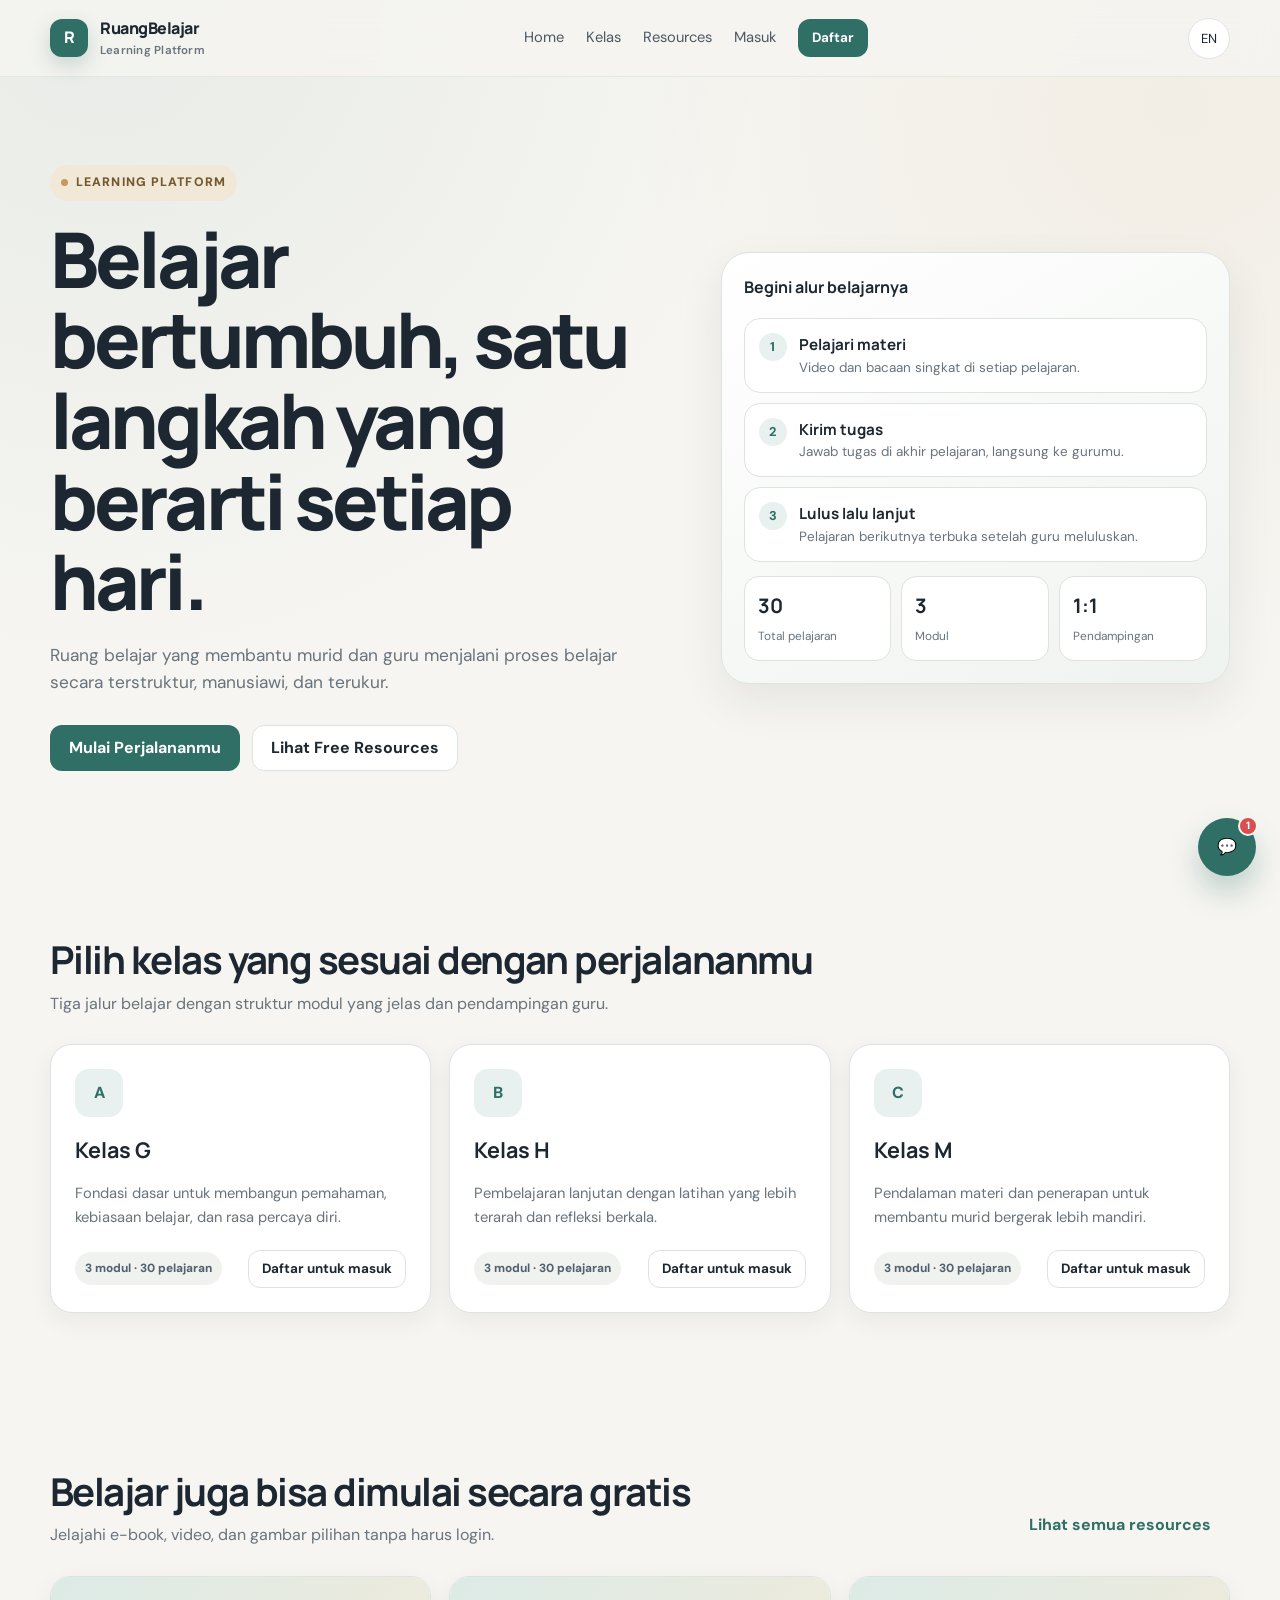
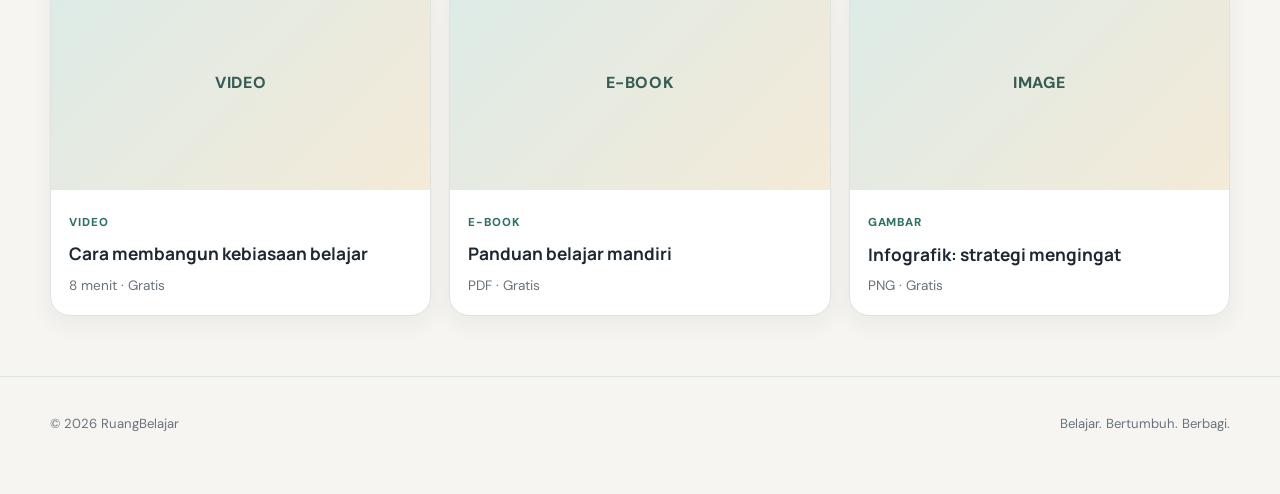
<file: index.html>
<!doctype html>
<html lang="id">
<head>
<meta charset="utf-8">
<meta name="viewport" content="width=device-width,initial-scale=1">
<title>RuangBelajar — Learning Platform</title>
<meta name="theme-color" content="#2f6f66"><link rel="icon" href="data:image/svg+xml,%3Csvg xmlns='http://www.w3.org/2000/svg' viewBox='0 0 64 64'%3E%3Crect width='64' height='64' rx='16' fill='%232f6f66'/%3E%3Ctext x='32' y='45' font-size='38' font-family='sans-serif' font-weight='800' text-anchor='middle' fill='white'%3ER%3C/text%3E%3C/svg%3E"><link rel="preconnect" href="https://fonts.googleapis.com"><link rel="preconnect" href="https://fonts.gstatic.com" crossorigin><link rel="stylesheet" href="https://fonts.googleapis.com/css2?family=DM+Sans:wght@400;500;600;700&family=Manrope:wght@600;700;800&display=swap"><link rel="stylesheet" href="assets/style.css">
</head>
<body>
<header class="navbar-shell">
<div class="container navbar">
    <a class="brand" href="index.html">
        <span class="brand-mark">R</span>
        <span>RuangBelajar<small>Learning Platform</small></span>
    </a>
    <nav class="nav-links">
        <a href="index.html" data-i18n="nav_home">Home</a>
        <a href="#classes" data-i18n="nav_classes">Kelas</a>
        <a href="resources.html" data-i18n="nav_resources">Resources</a>
        <a href="login.html" data-i18n="nav_login" data-auth="guest">Masuk</a>
        <a href="register.html" class="btn btn-primary btn-small" data-i18n="nav_register" data-auth="guest">Daftar</a>
        <a href="profile-student.html" data-i18n="nav_profile" data-auth="member" data-profile-link hidden>Profil</a>
        <button type="button" class="btn btn-secondary btn-small" data-i18n="nav_logout" data-auth="member" data-logout hidden>Keluar</button>
    </nav>
    <div class="nav-actions">
        <button class="lang-toggle" data-lang-toggle>EN</button>
        <button class="mobile-toggle" aria-label="Buka menu">☰</button>
    </div>
</div>
</header>

<main>
<section class="hero">
<div class="container hero-grid">
    <div>
        <span class="eyebrow" data-i18n="hero_badge">Learning Platform</span>
        <h1 data-i18n="hero_title">Belajar bertumbuh, satu langkah yang berarti setiap hari.</h1>
        <p data-i18n="hero_desc">Ruang belajar yang membantu murid dan guru menjalani proses belajar secara terstruktur, manusiawi, dan terukur.</p>
        <div class="hero-actions">
            <a href="#classes" id="ctaPrimary" class="btn btn-primary" data-i18n="cta_start">Mulai Perjalananmu</a>
            <a href="resources.html" class="btn btn-secondary" data-i18n="cta_free">Lihat Free Resources</a>
        </div>
    </div>
    <div class="hero-panel" id="heroPanel">
        <div class="hero-panel-top">
            <strong data-i18n="panel_guest_title">Begini alur belajarnya</strong>
        </div>
        <ol class="flow-steps">
            <li><span class="flow-num">1</span><div><strong data-i18n="flow1_t">Pelajari materi</strong><span class="flow-desc" data-i18n="flow1_d">Video dan bacaan singkat di setiap pelajaran.</span></div></li>
            <li><span class="flow-num">2</span><div><strong data-i18n="flow2_t">Kirim tugas</strong><span class="flow-desc" data-i18n="flow2_d">Jawab tugas di akhir pelajaran, langsung ke gurumu.</span></div></li>
            <li><span class="flow-num">3</span><div><strong data-i18n="flow3_t">Lulus lalu lanjut</strong><span class="flow-desc" data-i18n="flow3_d">Pelajaran berikutnya terbuka setelah guru meluluskan.</span></div></li>
        </ol>
        <div class="mini-stats">
            <div class="mini-stat"><strong>30</strong><span data-i18n="stat_total">Total pelajaran</span></div>
            <div class="mini-stat"><strong>3</strong><span data-i18n="stat_modules">Modul</span></div>
            <div class="mini-stat"><strong>1:1</strong><span data-i18n="stat_guidance">Pendampingan</span></div>
        </div>
    </div>
</div>
</section>

<section class="section" id="classes">
<div class="container">
    <div class="section-head">
        <div>
            <h2 data-i18n="classes_title">Pilih kelas yang sesuai dengan perjalananmu</h2>
            <p data-i18n="classes_desc">Tiga jalur belajar dengan struktur modul yang jelas dan pendampingan guru.</p>
        </div>
    </div>

    <div class="card-grid-3">
        <article class="class-card">
            <div class="class-icon">A</div>
            <h3>Kelas G</h3>
            <p>Fondasi dasar untuk membangun pemahaman, kebiasaan belajar, dan rasa percaya diri.</p>
            <div class="card-footer"><span class="tag">3 modul · 30 pelajaran</span><a href="register.html" class="btn btn-secondary btn-small" data-member-href="class-g.html" data-i18n="class_join">Daftar untuk masuk</a></div>
        </article>
        <article class="class-card">
            <div class="class-icon">B</div>
            <h3>Kelas H</h3>
            <p>Pembelajaran lanjutan dengan latihan yang lebih terarah dan refleksi berkala.</p>
            <div class="card-footer"><span class="tag">3 modul · 30 pelajaran</span><a href="register.html" class="btn btn-secondary btn-small" data-member-href="class-h.html" data-i18n="class_join">Daftar untuk masuk</a></div>
        </article>
        <article class="class-card">
            <div class="class-icon">C</div>
            <h3>Kelas M</h3>
            <p>Pendalaman materi dan penerapan untuk membantu murid bergerak lebih mandiri.</p>
            <div class="card-footer"><span class="tag">3 modul · 30 pelajaran</span><a href="register.html" class="btn btn-secondary btn-small" data-member-href="class-m.html" data-i18n="class_join">Daftar untuk masuk</a></div>
        </article>
    </div>
</div>
</section>

<section class="section-sm">
<div class="container">
    <div class="section-head">
        <div>
            <h2 data-i18n="free_title">Belajar juga bisa dimulai secara gratis</h2>
            <p data-i18n="free_desc">Jelajahi e-book, video, dan gambar pilihan tanpa harus login.</p>
        </div>
        <a href="resources.html" class="btn btn-ghost" data-i18n="see_more">Lihat semua resources</a>
    </div>
    <div class="card-grid-3">
        <article class="resource-card">
            <div class="resource-thumb">VIDEO</div>
            <div class="resource-body"><span class="resource-type">Video</span><h3>Cara membangun kebiasaan belajar</h3><p>8 menit · Gratis</p></div>
        </article>
        <article class="resource-card">
            <div class="resource-thumb">E-BOOK</div>
            <div class="resource-body"><span class="resource-type">E-book</span><h3>Panduan belajar mandiri</h3><p>PDF · Gratis</p></div>
        </article>
        <article class="resource-card">
            <div class="resource-thumb">IMAGE</div>
            <div class="resource-body"><span class="resource-type">Gambar</span><h3>Infografik: strategi mengingat</h3><p>PNG · Gratis</p></div>
        </article>
    </div>
</div>
</section>
</main>

<footer class="footer">
<div class="container footer-inner">
    <span>© 2026 RuangBelajar</span>
    <span>Belajar. Bertumbuh. Berbagi.</span>
</div>
</footer>

<button class="chat-fab" aria-label="Buka chat">💬<span class="chat-badge">1</span></button>
<div class="chat-panel hidden">
    <div class="chat-head"><strong>Chat Guru</strong><button class="close-btn chat-close">×</button></div>
    <div class="chat-body"></div>
    <form class="chat-input" id="chatForm"><input placeholder="Tulis pesan..."><button>➤</button></form>
</div>

<script src="assets/app.js"></script>
</body>
</html>
</file>
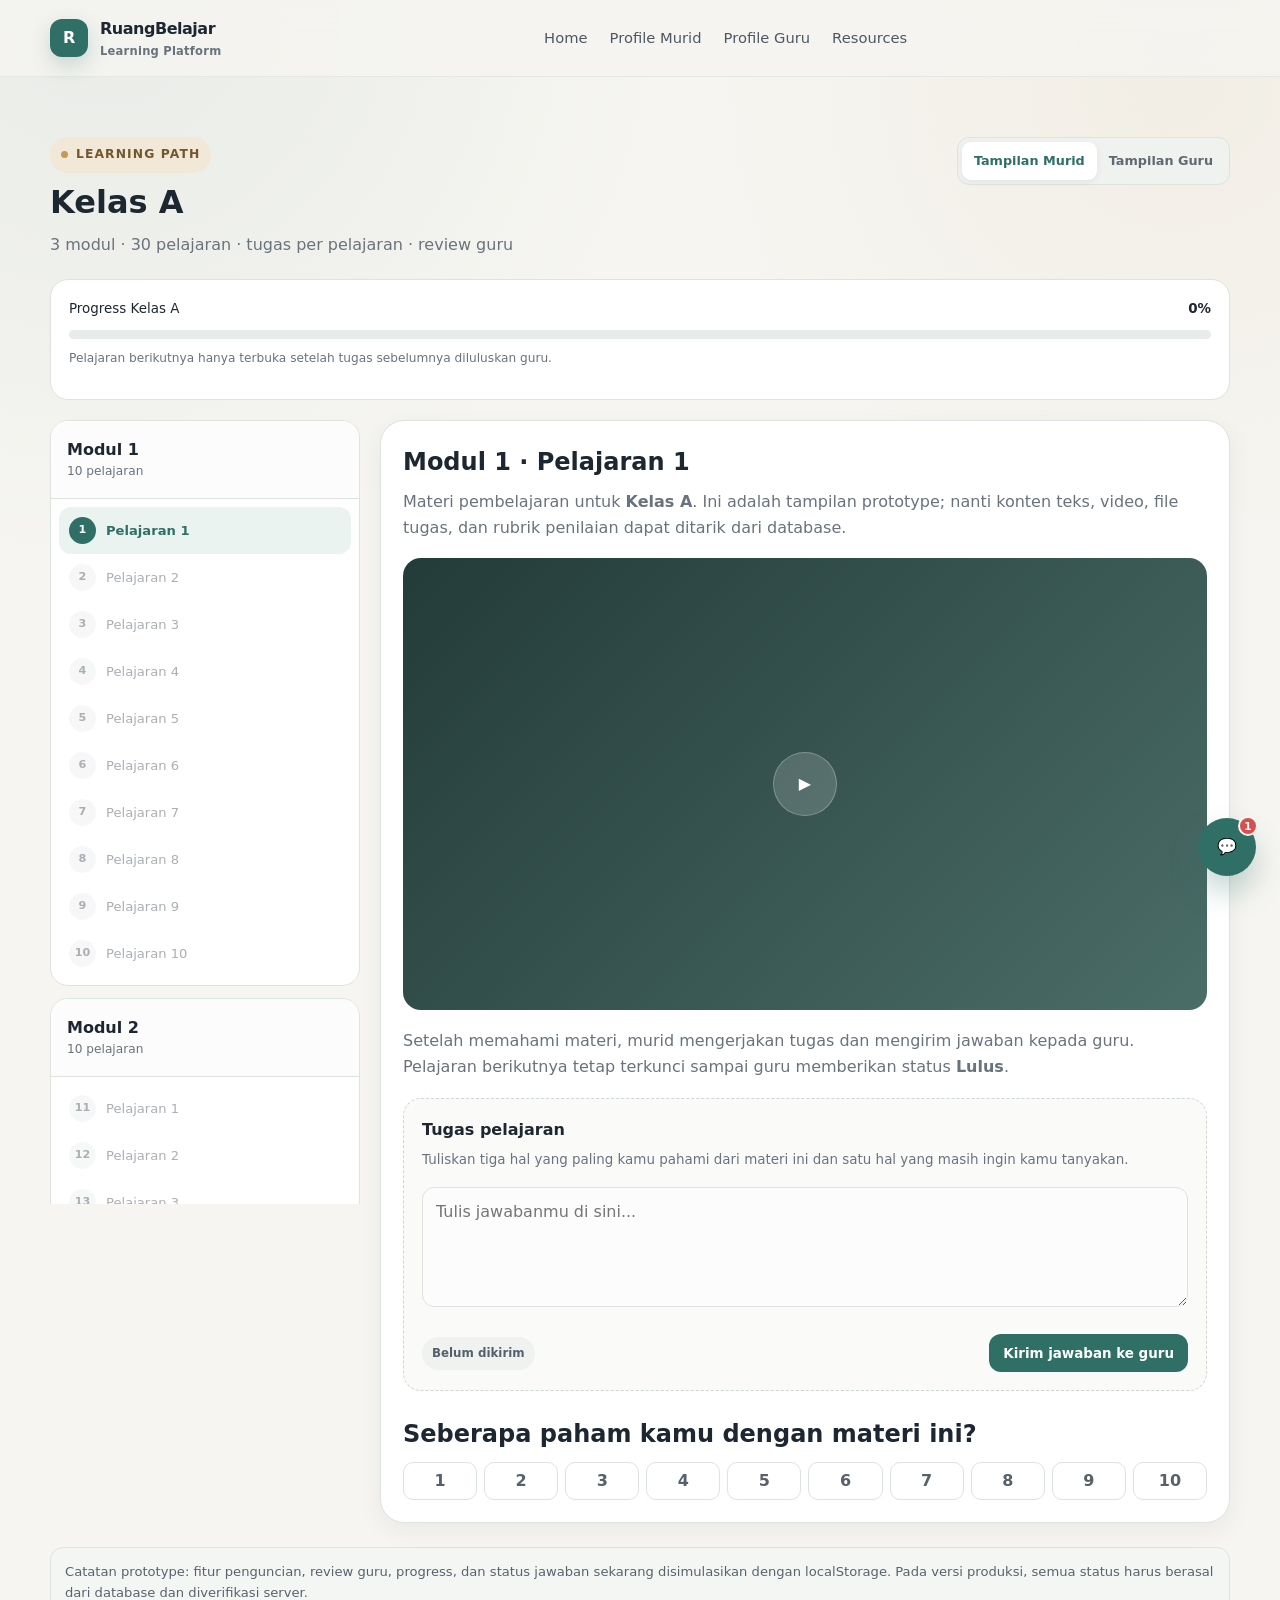
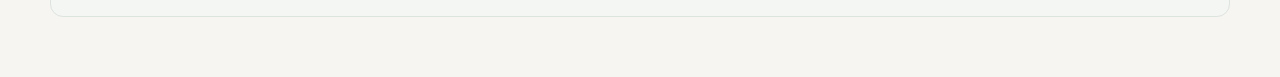
<file: class-a.html>
<!doctype html>
<html lang="id">
<head><meta charset="utf-8"><meta name="viewport" content="width=device-width,initial-scale=1"><title>Kelas A — RuangBelajar</title><link rel="stylesheet" href="assets/style.css"></head>
<body>
<header class="navbar-shell"><div class="container navbar">
<a class="brand" href="index.html"><span class="brand-mark">R</span><span>RuangBelajar<small>Learning Platform</small></span></a>
<nav class="nav-links"><a href="index.html">Home</a><a href="profile-student.html">Profile Murid</a><a href="profile-teacher.html">Profile Guru</a><a href="resources.html">Resources</a></nav>
<div class="nav-actions"><button class="lang-toggle" data-lang-toggle>EN</button><button class="mobile-toggle">☰</button></div>
</div></header>

<main class="section-sm" data-class-page data-class-name="Kelas A">
<div class="container">
<div class="class-header">
<div><span class="eyebrow">Learning Path</span><h1 id="classTitle">Kelas A</h1><p>3 modul · 30 pelajaran · tugas per pelajaran · review guru</p></div>
<div class="role-switch"><button class="active" data-role="student">Tampilan Murid</button><button data-role="teacher">Tampilan Guru</button></div>
</div>

<div class="block-card" style="margin-bottom:20px">
<div class="progress-meta"><span>Progress Kelas A</span><strong data-progress-value>0%</strong></div>
<div class="progress-track"><div class="progress-fill" data-progress-bar style="width:0%"></div></div>
<p class="field-help" style="margin-top:10px">Pelajaran berikutnya hanya terbuka setelah tugas sebelumnya diluluskan guru.</p>
</div>

<div class="class-layout">
<aside id="moduleList"></aside>

<section class="main-panel" style="padding:22px">
<div id="studentOnly">
<div class="lesson-main"><h2 id="lessonTitle">Pelajaran 1</h2><div id="lessonBody"></div></div>
</div>
<div id="teacherGuide" class="teacher-guide hidden">
<h3>Panduan Guru</h3>
<p>Gunakan bagian ini untuk mengingat kembali tujuan pembelajaran, konsep inti, contoh pengajaran, dan kesalahan umum sebelum mendampingi murid.</p>
<ul><li>Tujuan pembelajaran</li><li>Poin penting materi</li><li>Contoh penjelasan sederhana</li><li>Catatan untuk memberi feedback</li></ul>
<div style="display:flex;gap:10px;flex-wrap:wrap;margin-top:12px"><button id="demoApprove" class="btn btn-primary btn-small">Simulasikan: Luluskan</button><button id="demoRevise" class="btn btn-warning btn-small">Simulasikan: Minta Perbaikan</button></div>
</div>
</section>
</div>

<div class="section-block">
<div class="notice">Catatan prototype: fitur penguncian, review guru, progress, dan status jawaban sekarang disimulasikan dengan localStorage. Pada versi produksi, semua status harus berasal dari database dan diverifikasi server.</div>
</div>
</div>
</main>

<button class="chat-fab">💬<span class="chat-badge">1</span></button>
<div class="chat-panel hidden"><div class="chat-head"><strong>Chat</strong><button class="close-btn chat-close">×</button></div><div class="chat-body"></div><form class="chat-input" id="chatForm"><input placeholder="Tulis pesan..."><button>➤</button></form></div>

<script src="assets/app.js"></script>
</body>
</html>
</file>
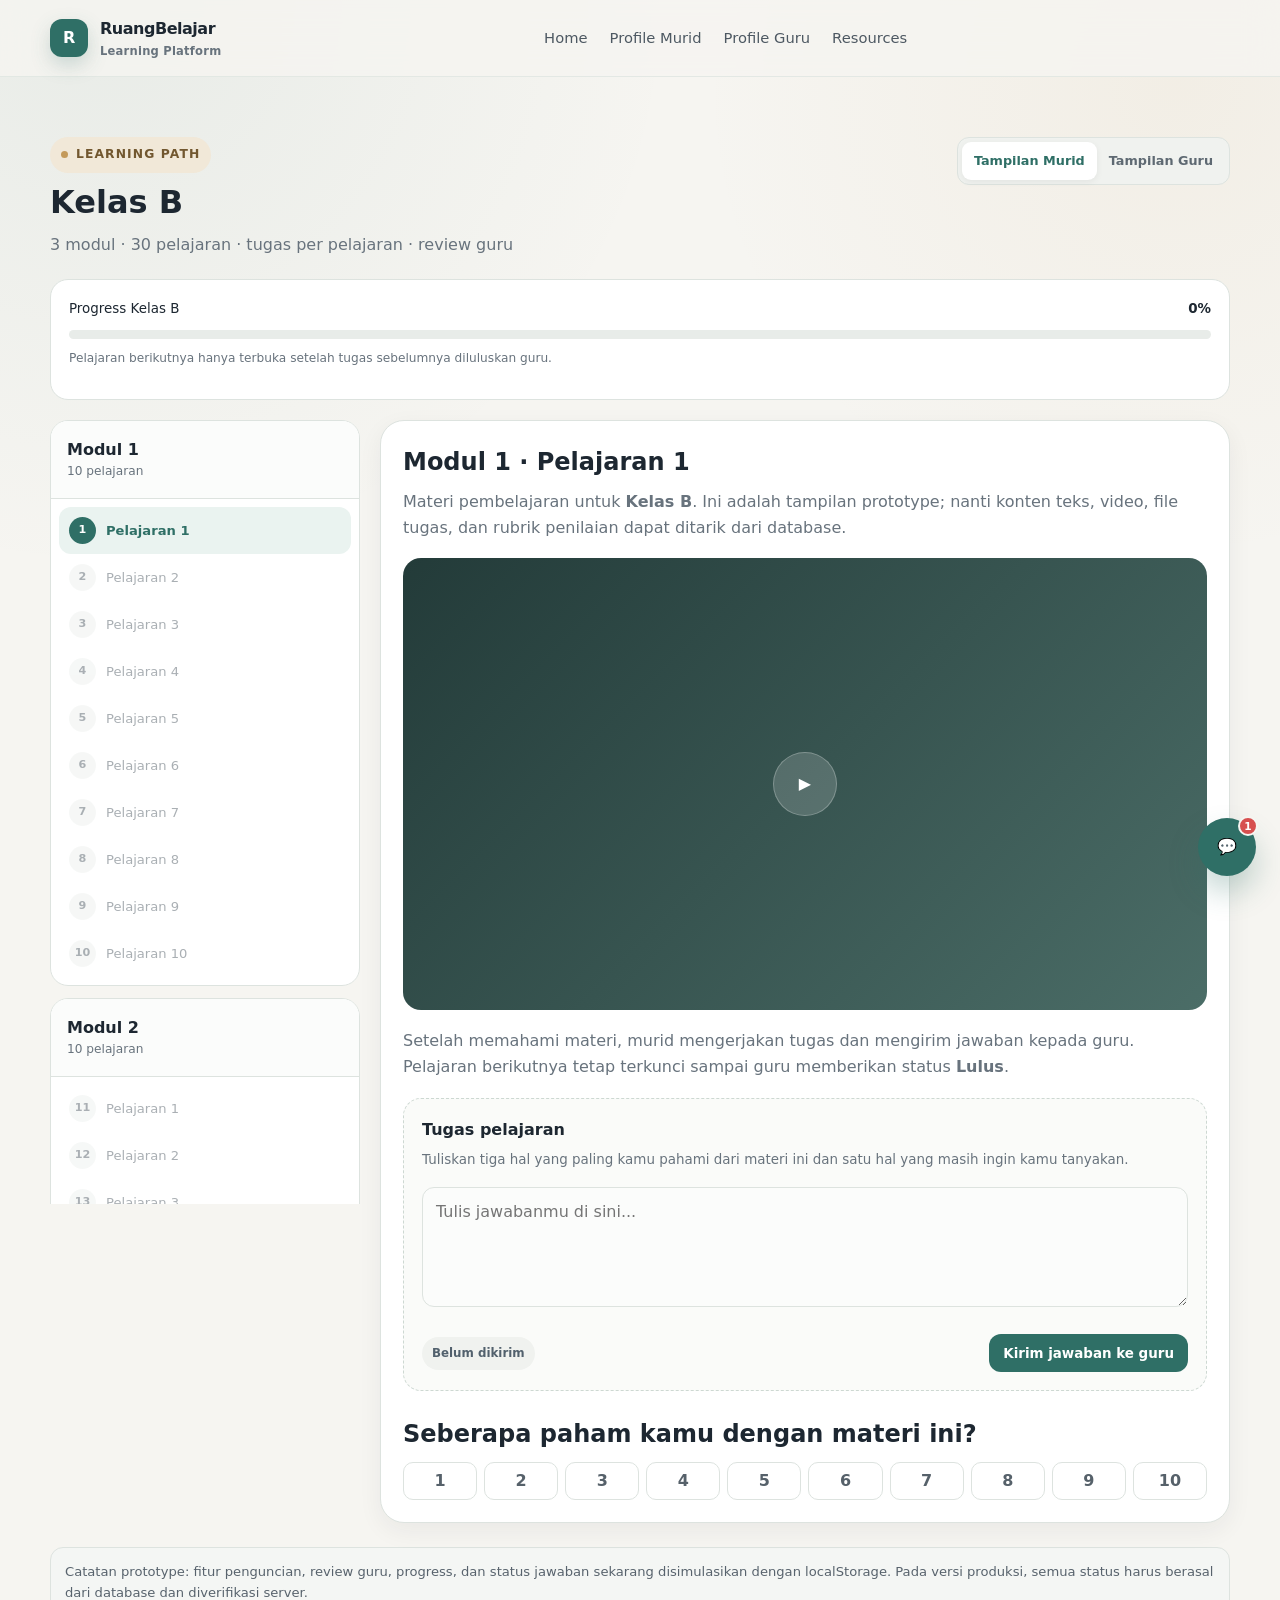
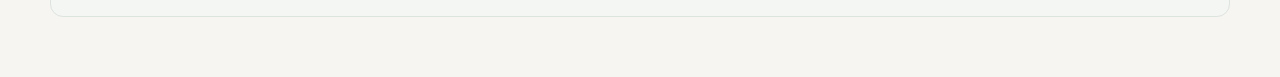
<file: class-b.html>
<!doctype html>
<html lang="id">
<head><meta charset="utf-8"><meta name="viewport" content="width=device-width,initial-scale=1"><title>Kelas B — RuangBelajar</title><link rel="stylesheet" href="assets/style.css"></head>
<body>
<header class="navbar-shell"><div class="container navbar">
<a class="brand" href="index.html"><span class="brand-mark">R</span><span>RuangBelajar<small>Learning Platform</small></span></a>
<nav class="nav-links"><a href="index.html">Home</a><a href="profile-student.html">Profile Murid</a><a href="profile-teacher.html">Profile Guru</a><a href="resources.html">Resources</a></nav>
<div class="nav-actions"><button class="lang-toggle" data-lang-toggle>EN</button><button class="mobile-toggle">☰</button></div>
</div></header>

<main class="section-sm" data-class-page data-class-name="Kelas B">
<div class="container">
<div class="class-header">
<div><span class="eyebrow">Learning Path</span><h1 id="classTitle">Kelas B</h1><p>3 modul · 30 pelajaran · tugas per pelajaran · review guru</p></div>
<div class="role-switch"><button class="active" data-role="student">Tampilan Murid</button><button data-role="teacher">Tampilan Guru</button></div>
</div>

<div class="block-card" style="margin-bottom:20px">
<div class="progress-meta"><span>Progress Kelas B</span><strong data-progress-value>0%</strong></div>
<div class="progress-track"><div class="progress-fill" data-progress-bar style="width:0%"></div></div>
<p class="field-help" style="margin-top:10px">Pelajaran berikutnya hanya terbuka setelah tugas sebelumnya diluluskan guru.</p>
</div>

<div class="class-layout">
<aside id="moduleList"></aside>

<section class="main-panel" style="padding:22px">
<div id="studentOnly">
<div class="lesson-main"><h2 id="lessonTitle">Pelajaran 1</h2><div id="lessonBody"></div></div>
</div>
<div id="teacherGuide" class="teacher-guide hidden">
<h3>Panduan Guru</h3>
<p>Gunakan bagian ini untuk mengingat kembali tujuan pembelajaran, konsep inti, contoh pengajaran, dan kesalahan umum sebelum mendampingi murid.</p>
<ul><li>Tujuan pembelajaran</li><li>Poin penting materi</li><li>Contoh penjelasan sederhana</li><li>Catatan untuk memberi feedback</li></ul>
<div style="display:flex;gap:10px;flex-wrap:wrap;margin-top:12px"><button id="demoApprove" class="btn btn-primary btn-small">Simulasikan: Luluskan</button><button id="demoRevise" class="btn btn-warning btn-small">Simulasikan: Minta Perbaikan</button></div>
</div>
</section>
</div>

<div class="section-block">
<div class="notice">Catatan prototype: fitur penguncian, review guru, progress, dan status jawaban sekarang disimulasikan dengan localStorage. Pada versi produksi, semua status harus berasal dari database dan diverifikasi server.</div>
</div>
</div>
</main>

<button class="chat-fab">💬<span class="chat-badge">1</span></button>
<div class="chat-panel hidden"><div class="chat-head"><strong>Chat</strong><button class="close-btn chat-close">×</button></div><div class="chat-body"></div><form class="chat-input" id="chatForm"><input placeholder="Tulis pesan..."><button>➤</button></form></div>

<script src="assets/app.js"></script>
</body>
</html>
</file>
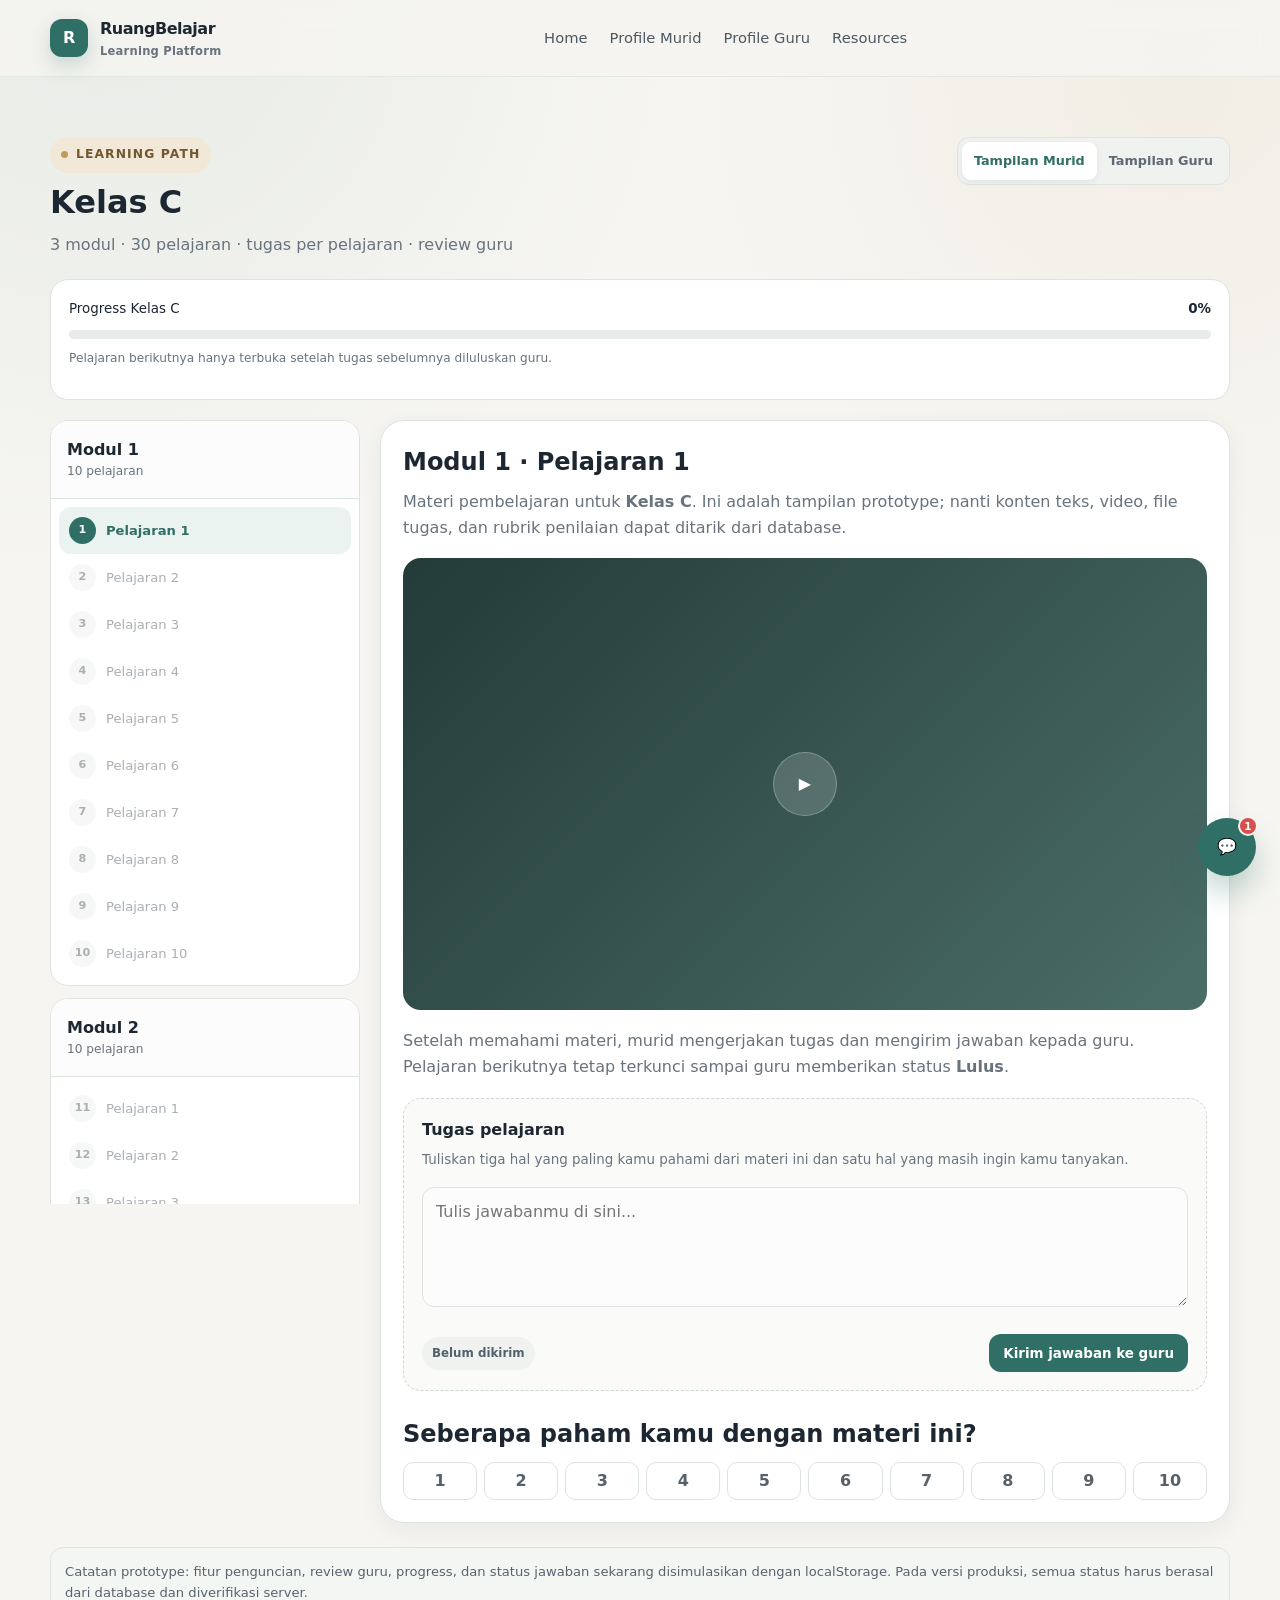
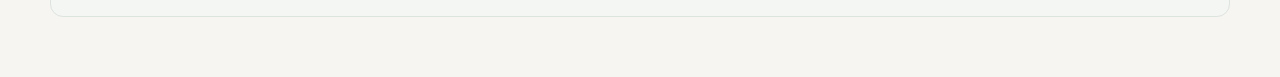
<file: class-c.html>
<!doctype html>
<html lang="id">
<head><meta charset="utf-8"><meta name="viewport" content="width=device-width,initial-scale=1"><title>Kelas C — RuangBelajar</title><link rel="stylesheet" href="assets/style.css"></head>
<body>
<header class="navbar-shell"><div class="container navbar">
<a class="brand" href="index.html"><span class="brand-mark">R</span><span>RuangBelajar<small>Learning Platform</small></span></a>
<nav class="nav-links"><a href="index.html">Home</a><a href="profile-student.html">Profile Murid</a><a href="profile-teacher.html">Profile Guru</a><a href="resources.html">Resources</a></nav>
<div class="nav-actions"><button class="lang-toggle" data-lang-toggle>EN</button><button class="mobile-toggle">☰</button></div>
</div></header>

<main class="section-sm" data-class-page data-class-name="Kelas C">
<div class="container">
<div class="class-header">
<div><span class="eyebrow">Learning Path</span><h1 id="classTitle">Kelas C</h1><p>3 modul · 30 pelajaran · tugas per pelajaran · review guru</p></div>
<div class="role-switch"><button class="active" data-role="student">Tampilan Murid</button><button data-role="teacher">Tampilan Guru</button></div>
</div>

<div class="block-card" style="margin-bottom:20px">
<div class="progress-meta"><span>Progress Kelas C</span><strong data-progress-value>0%</strong></div>
<div class="progress-track"><div class="progress-fill" data-progress-bar style="width:0%"></div></div>
<p class="field-help" style="margin-top:10px">Pelajaran berikutnya hanya terbuka setelah tugas sebelumnya diluluskan guru.</p>
</div>

<div class="class-layout">
<aside id="moduleList"></aside>

<section class="main-panel" style="padding:22px">
<div id="studentOnly">
<div class="lesson-main"><h2 id="lessonTitle">Pelajaran 1</h2><div id="lessonBody"></div></div>
</div>
<div id="teacherGuide" class="teacher-guide hidden">
<h3>Panduan Guru</h3>
<p>Gunakan bagian ini untuk mengingat kembali tujuan pembelajaran, konsep inti, contoh pengajaran, dan kesalahan umum sebelum mendampingi murid.</p>
<ul><li>Tujuan pembelajaran</li><li>Poin penting materi</li><li>Contoh penjelasan sederhana</li><li>Catatan untuk memberi feedback</li></ul>
<div style="display:flex;gap:10px;flex-wrap:wrap;margin-top:12px"><button id="demoApprove" class="btn btn-primary btn-small">Simulasikan: Luluskan</button><button id="demoRevise" class="btn btn-warning btn-small">Simulasikan: Minta Perbaikan</button></div>
</div>
</section>
</div>

<div class="section-block">
<div class="notice">Catatan prototype: fitur penguncian, review guru, progress, dan status jawaban sekarang disimulasikan dengan localStorage. Pada versi produksi, semua status harus berasal dari database dan diverifikasi server.</div>
</div>
</div>
</main>

<button class="chat-fab">💬<span class="chat-badge">1</span></button>
<div class="chat-panel hidden"><div class="chat-head"><strong>Chat</strong><button class="close-btn chat-close">×</button></div><div class="chat-body"></div><form class="chat-input" id="chatForm"><input placeholder="Tulis pesan..."><button>➤</button></form></div>

<script src="assets/app.js"></script>
</body>
</html>
</file>
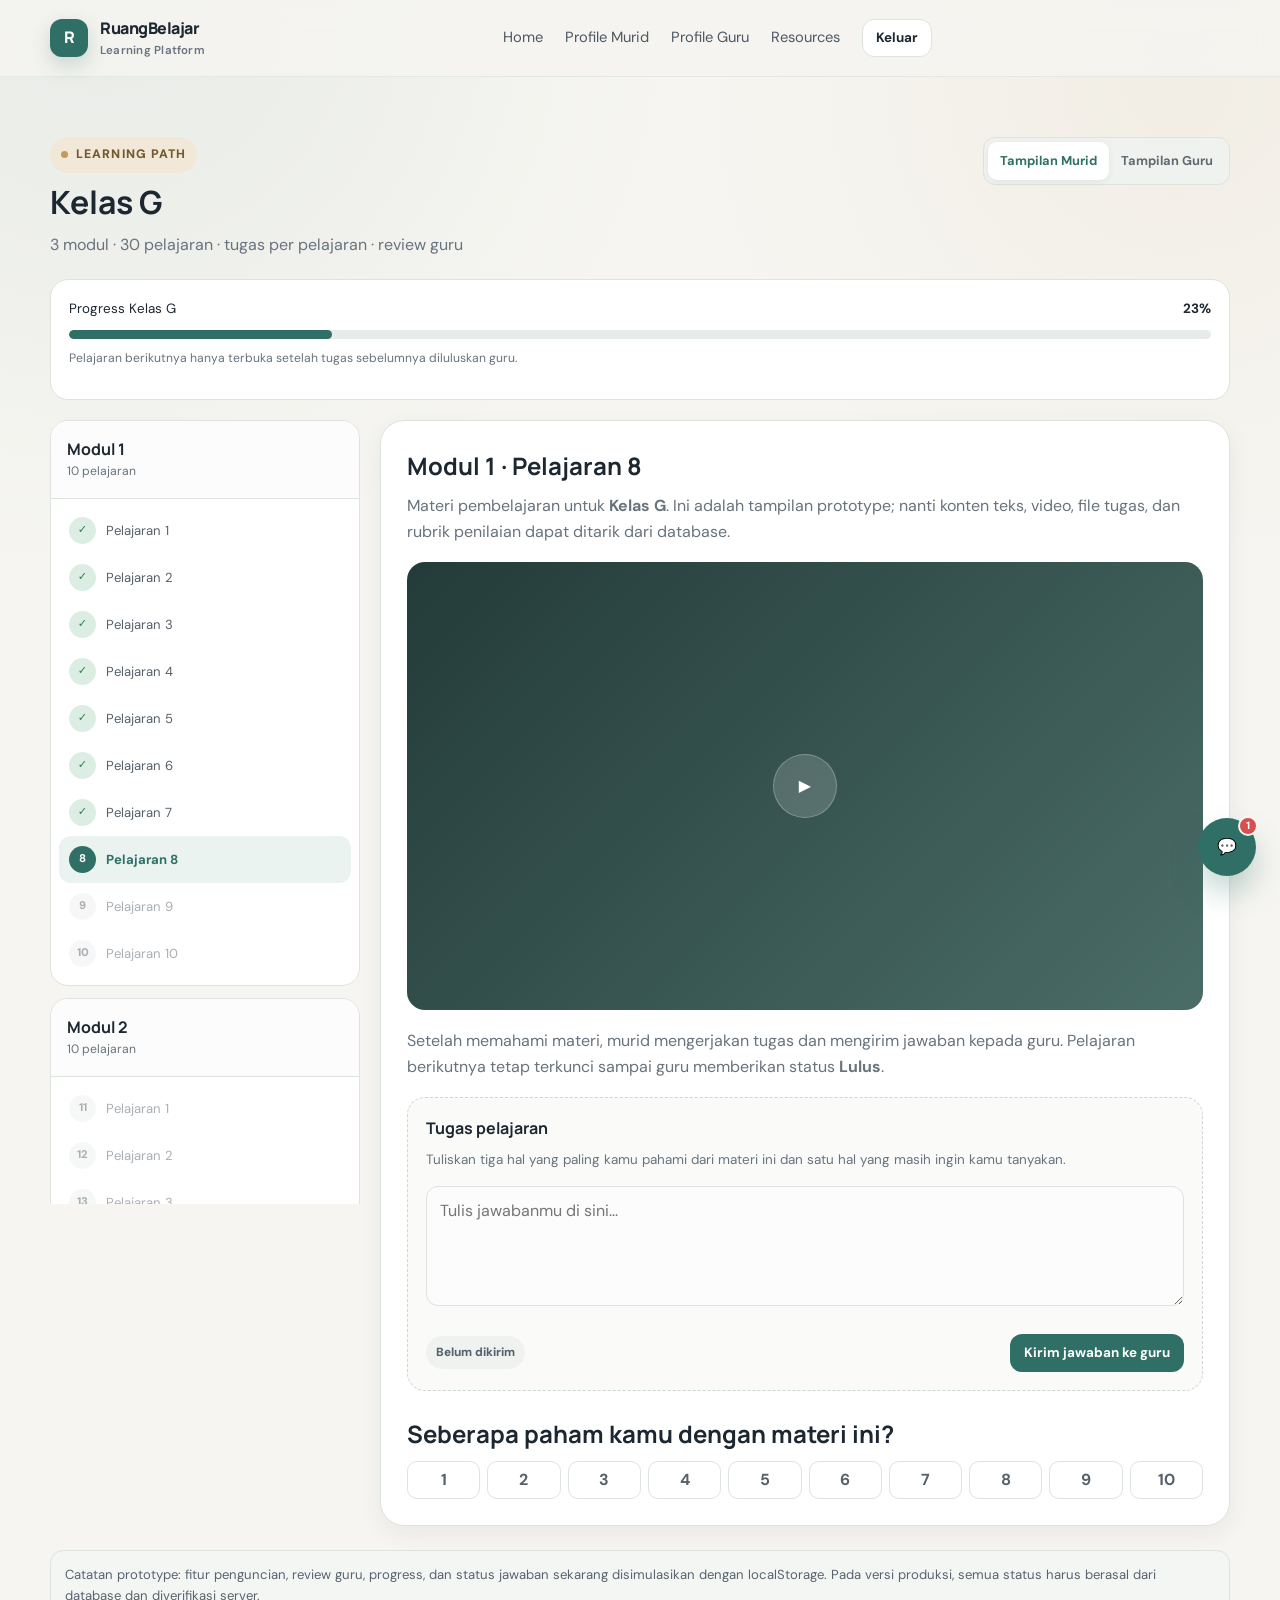
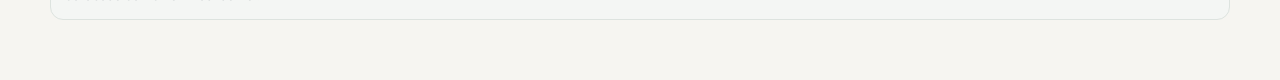
<file: class-g.html>
<!doctype html>
<html lang="id">
<head><meta charset="utf-8"><meta name="viewport" content="width=device-width,initial-scale=1"><title>Kelas G — RuangBelajar</title><meta name="theme-color" content="#2f6f66"><link rel="icon" href="data:image/svg+xml,%3Csvg xmlns='http://www.w3.org/2000/svg' viewBox='0 0 64 64'%3E%3Crect width='64' height='64' rx='16' fill='%232f6f66'/%3E%3Ctext x='32' y='45' font-size='38' font-family='sans-serif' font-weight='800' text-anchor='middle' fill='white'%3ER%3C/text%3E%3C/svg%3E"><link rel="preconnect" href="https://fonts.googleapis.com"><link rel="preconnect" href="https://fonts.gstatic.com" crossorigin><link rel="stylesheet" href="https://fonts.googleapis.com/css2?family=DM+Sans:wght@400;500;600;700&family=Manrope:wght@600;700;800&display=swap"><link rel="stylesheet" href="assets/style.css"></head>
<body>
<header class="navbar-shell"><div class="container navbar">
<a class="brand" href="index.html"><span class="brand-mark">R</span><span>RuangBelajar<small>Learning Platform</small></span></a>
<nav class="nav-links"><a href="index.html">Home</a><a href="profile-student.html">Profile Murid</a><a href="profile-teacher.html">Profile Guru</a><a href="resources.html">Resources</a><button type="button" class="btn btn-secondary btn-small" data-logout>Keluar</button></nav>
<div class="nav-actions"><button class="lang-toggle" data-lang-toggle>EN</button><button class="mobile-toggle">☰</button></div>
</div></header>

<main class="section-sm" data-class-page data-class-name="Kelas G">
<div class="container">
<div class="class-header">
<div><span class="eyebrow">Learning Path</span><h1 id="classTitle">Kelas G</h1><p>3 modul · 30 pelajaran · tugas per pelajaran · review guru</p></div>
<div class="role-switch"><button class="active" data-role="student">Tampilan Murid</button><button data-role="teacher">Tampilan Guru</button></div>
</div>

<div class="block-card" style="margin-bottom:20px">
<div class="progress-meta"><span>Progress Kelas G</span><strong data-progress-value>0%</strong></div>
<div class="progress-track"><div class="progress-fill" data-progress-bar style="width:0%"></div></div>
<p class="field-help" style="margin-top:10px">Pelajaran berikutnya hanya terbuka setelah tugas sebelumnya diluluskan guru.</p>
</div>

<div class="class-layout">
<aside id="moduleList"></aside>

<section class="main-panel">
<div id="studentOnly">
<div class="lesson-main"><h2 id="lessonTitle">Pelajaran 1</h2><div id="lessonBody"></div></div>
</div>
<div id="teacherGuide" class="teacher-guide hidden">
<h3>Panduan Guru</h3>
<p>Gunakan bagian ini untuk mengingat kembali tujuan pembelajaran, konsep inti, contoh pengajaran, dan kesalahan umum sebelum mendampingi murid.</p>
<ul><li>Tujuan pembelajaran</li><li>Poin penting materi</li><li>Contoh penjelasan sederhana</li><li>Catatan untuk memberi feedback</li></ul>
<p class="notice" id="teacherStatus" style="margin-top:12px"></p>
<div class="row-actions" style="margin-top:12px"><button id="demoApprove" class="btn btn-primary btn-small">Simulasikan: Luluskan</button><button id="demoRevise" class="btn btn-warning btn-small">Simulasikan: Minta Perbaikan</button></div>
</div>
</section>
</div>

<div class="section-block">
<div class="notice">Catatan prototype: fitur penguncian, review guru, progress, dan status jawaban sekarang disimulasikan dengan localStorage. Pada versi produksi, semua status harus berasal dari database dan diverifikasi server.</div>
</div>
</div>
</main>

<button class="chat-fab">💬<span class="chat-badge">1</span></button>
<div class="chat-panel hidden"><div class="chat-head"><strong>Chat</strong><button class="close-btn chat-close">×</button></div><div class="chat-body"></div><form class="chat-input" id="chatForm"><input placeholder="Tulis pesan..."><button>➤</button></form></div>

<script src="assets/app.js"></script>
</body>
</html>
</file>
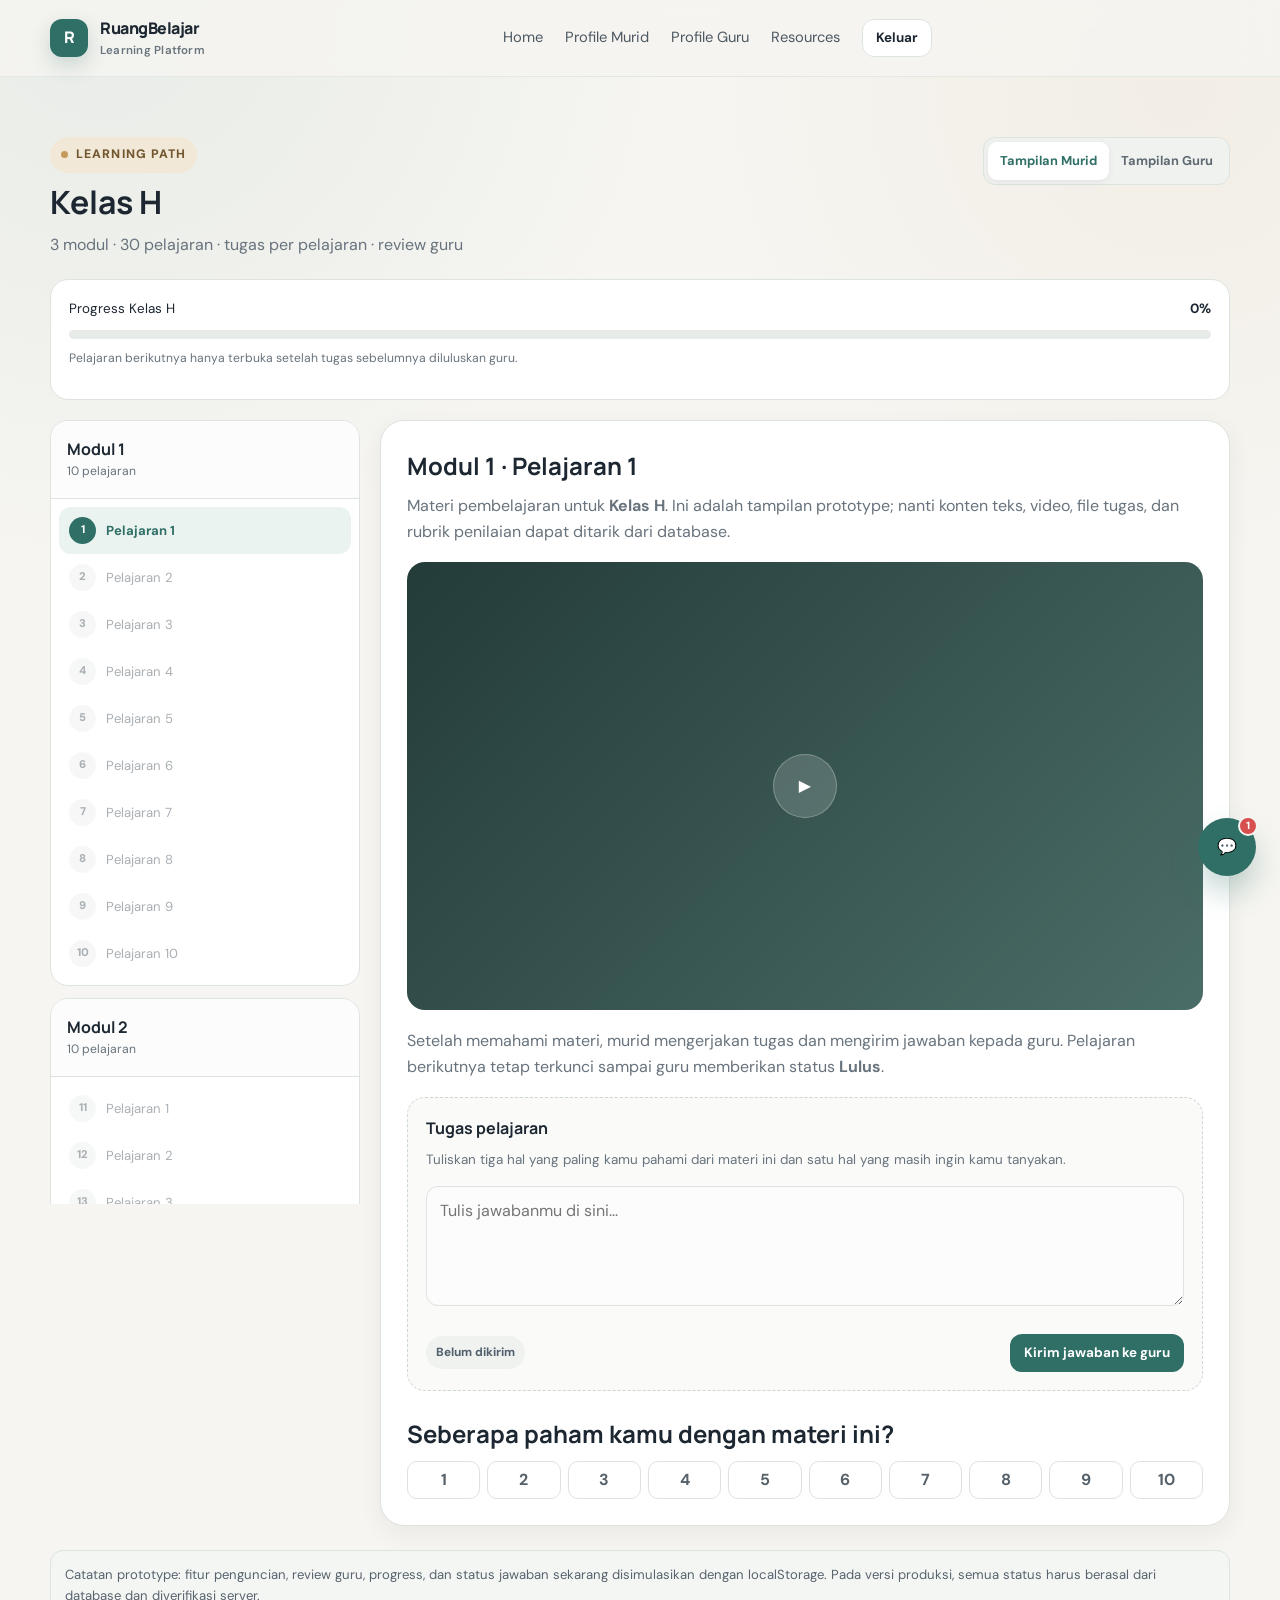
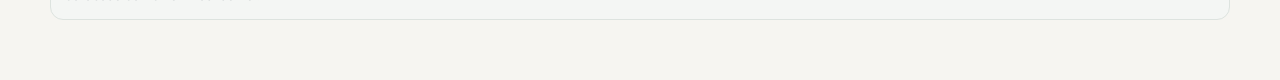
<file: class-h.html>
<!doctype html>
<html lang="id">
<head><meta charset="utf-8"><meta name="viewport" content="width=device-width,initial-scale=1"><title>Kelas H — RuangBelajar</title><meta name="theme-color" content="#2f6f66"><link rel="icon" href="data:image/svg+xml,%3Csvg xmlns='http://www.w3.org/2000/svg' viewBox='0 0 64 64'%3E%3Crect width='64' height='64' rx='16' fill='%232f6f66'/%3E%3Ctext x='32' y='45' font-size='38' font-family='sans-serif' font-weight='800' text-anchor='middle' fill='white'%3ER%3C/text%3E%3C/svg%3E"><link rel="preconnect" href="https://fonts.googleapis.com"><link rel="preconnect" href="https://fonts.gstatic.com" crossorigin><link rel="stylesheet" href="https://fonts.googleapis.com/css2?family=DM+Sans:wght@400;500;600;700&family=Manrope:wght@600;700;800&display=swap"><link rel="stylesheet" href="assets/style.css"></head>
<body>
<header class="navbar-shell"><div class="container navbar">
<a class="brand" href="index.html"><span class="brand-mark">R</span><span>RuangBelajar<small>Learning Platform</small></span></a>
<nav class="nav-links"><a href="index.html">Home</a><a href="profile-student.html">Profile Murid</a><a href="profile-teacher.html">Profile Guru</a><a href="resources.html">Resources</a><button type="button" class="btn btn-secondary btn-small" data-logout>Keluar</button></nav>
<div class="nav-actions"><button class="lang-toggle" data-lang-toggle>EN</button><button class="mobile-toggle">☰</button></div>
</div></header>

<main class="section-sm" data-class-page data-class-name="Kelas H">
<div class="container">
<div class="class-header">
<div><span class="eyebrow">Learning Path</span><h1 id="classTitle">Kelas H</h1><p>3 modul · 30 pelajaran · tugas per pelajaran · review guru</p></div>
<div class="role-switch"><button class="active" data-role="student">Tampilan Murid</button><button data-role="teacher">Tampilan Guru</button></div>
</div>

<div class="block-card" style="margin-bottom:20px">
<div class="progress-meta"><span>Progress Kelas H</span><strong data-progress-value>0%</strong></div>
<div class="progress-track"><div class="progress-fill" data-progress-bar style="width:0%"></div></div>
<p class="field-help" style="margin-top:10px">Pelajaran berikutnya hanya terbuka setelah tugas sebelumnya diluluskan guru.</p>
</div>

<div class="class-layout">
<aside id="moduleList"></aside>

<section class="main-panel">
<div id="studentOnly">
<div class="lesson-main"><h2 id="lessonTitle">Pelajaran 1</h2><div id="lessonBody"></div></div>
</div>
<div id="teacherGuide" class="teacher-guide hidden">
<h3>Panduan Guru</h3>
<p>Gunakan bagian ini untuk mengingat kembali tujuan pembelajaran, konsep inti, contoh pengajaran, dan kesalahan umum sebelum mendampingi murid.</p>
<ul><li>Tujuan pembelajaran</li><li>Poin penting materi</li><li>Contoh penjelasan sederhana</li><li>Catatan untuk memberi feedback</li></ul>
<p class="notice" id="teacherStatus" style="margin-top:12px"></p>
<div class="row-actions" style="margin-top:12px"><button id="demoApprove" class="btn btn-primary btn-small">Simulasikan: Luluskan</button><button id="demoRevise" class="btn btn-warning btn-small">Simulasikan: Minta Perbaikan</button></div>
</div>
</section>
</div>

<div class="section-block">
<div class="notice">Catatan prototype: fitur penguncian, review guru, progress, dan status jawaban sekarang disimulasikan dengan localStorage. Pada versi produksi, semua status harus berasal dari database dan diverifikasi server.</div>
</div>
</div>
</main>

<button class="chat-fab">💬<span class="chat-badge">1</span></button>
<div class="chat-panel hidden"><div class="chat-head"><strong>Chat</strong><button class="close-btn chat-close">×</button></div><div class="chat-body"></div><form class="chat-input" id="chatForm"><input placeholder="Tulis pesan..."><button>➤</button></form></div>

<script src="assets/app.js"></script>
</body>
</html>
</file>
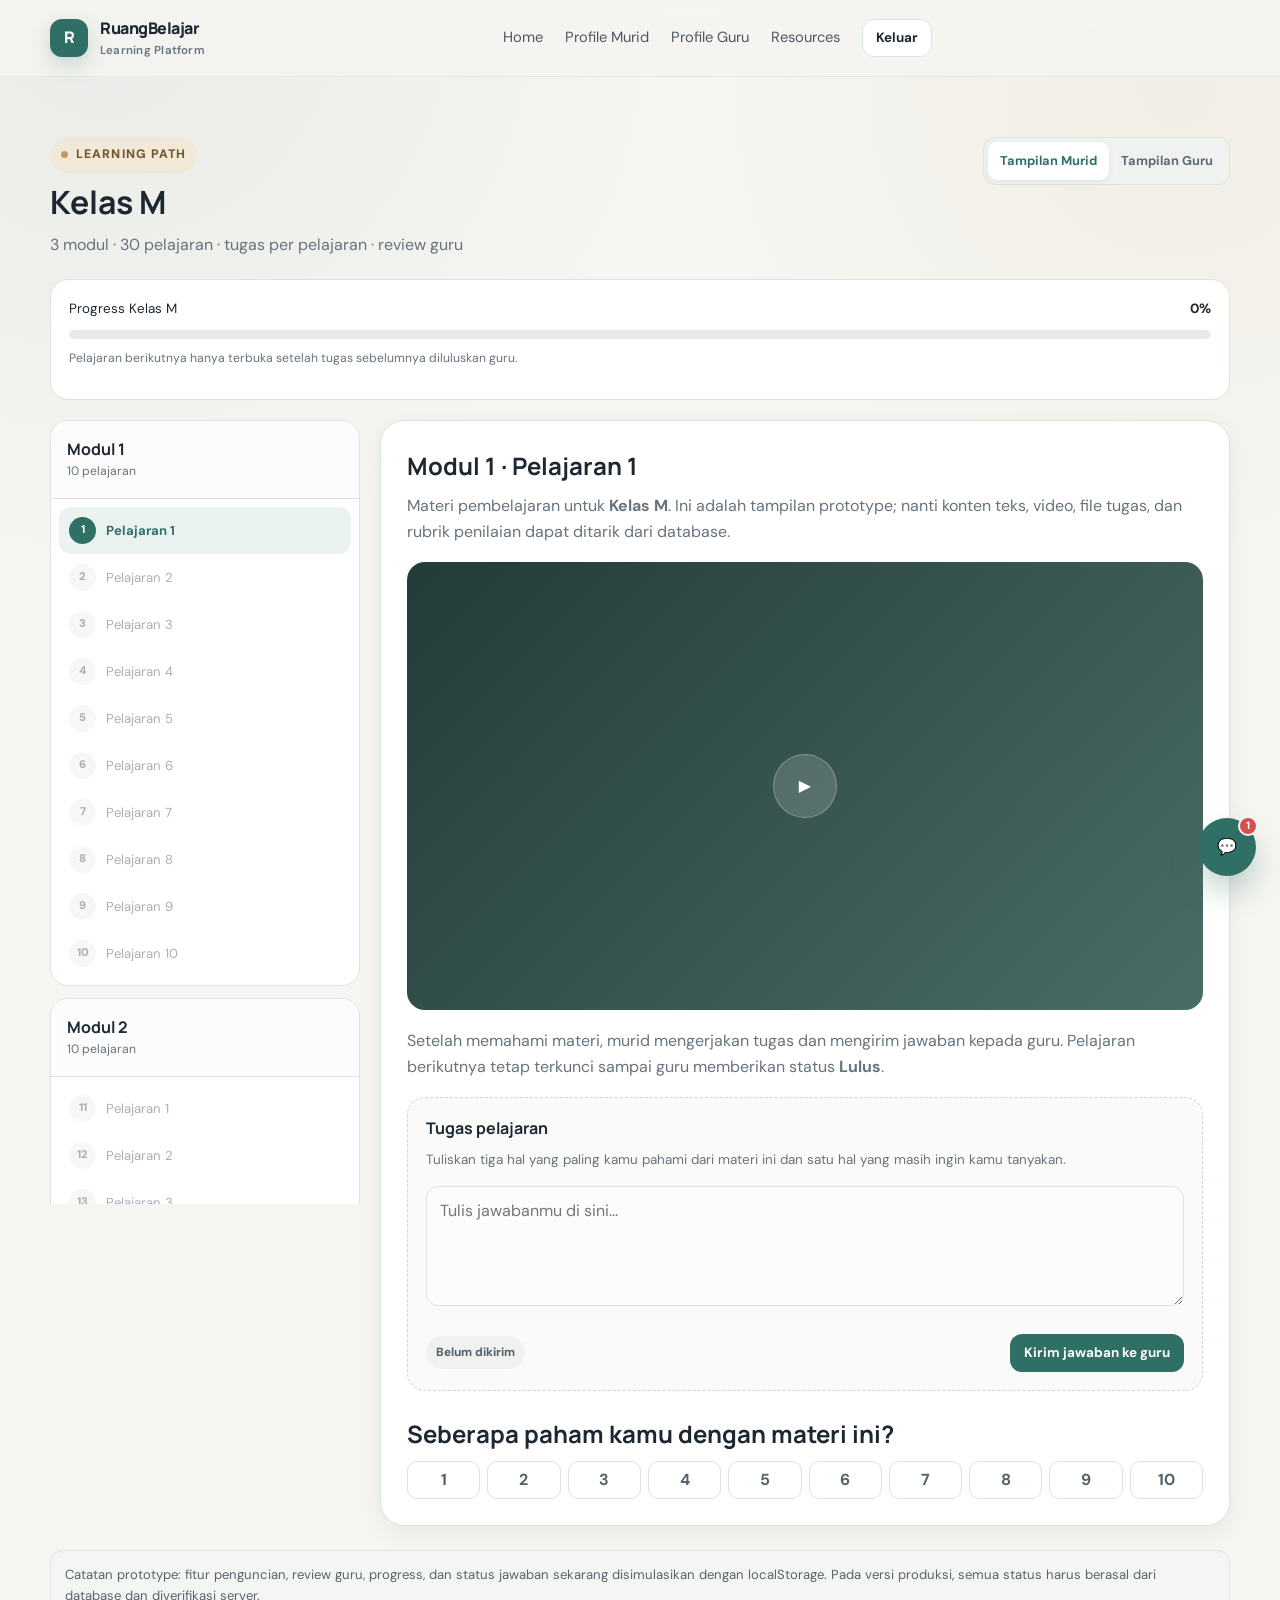
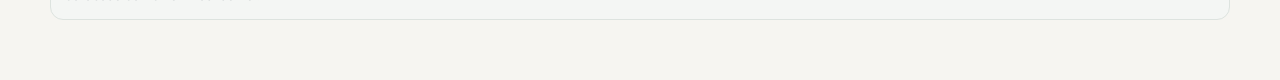
<file: class-m.html>
<!doctype html>
<html lang="id">
<head><meta charset="utf-8"><meta name="viewport" content="width=device-width,initial-scale=1"><title>Kelas M — RuangBelajar</title><meta name="theme-color" content="#2f6f66"><link rel="icon" href="data:image/svg+xml,%3Csvg xmlns='http://www.w3.org/2000/svg' viewBox='0 0 64 64'%3E%3Crect width='64' height='64' rx='16' fill='%232f6f66'/%3E%3Ctext x='32' y='45' font-size='38' font-family='sans-serif' font-weight='800' text-anchor='middle' fill='white'%3ER%3C/text%3E%3C/svg%3E"><link rel="preconnect" href="https://fonts.googleapis.com"><link rel="preconnect" href="https://fonts.gstatic.com" crossorigin><link rel="stylesheet" href="https://fonts.googleapis.com/css2?family=DM+Sans:wght@400;500;600;700&family=Manrope:wght@600;700;800&display=swap"><link rel="stylesheet" href="assets/style.css"></head>
<body>
<header class="navbar-shell"><div class="container navbar">
<a class="brand" href="index.html"><span class="brand-mark">R</span><span>RuangBelajar<small>Learning Platform</small></span></a>
<nav class="nav-links"><a href="index.html">Home</a><a href="profile-student.html">Profile Murid</a><a href="profile-teacher.html">Profile Guru</a><a href="resources.html">Resources</a><button type="button" class="btn btn-secondary btn-small" data-logout>Keluar</button></nav>
<div class="nav-actions"><button class="lang-toggle" data-lang-toggle>EN</button><button class="mobile-toggle">☰</button></div>
</div></header>

<main class="section-sm" data-class-page data-class-name="Kelas M">
<div class="container">
<div class="class-header">
<div><span class="eyebrow">Learning Path</span><h1 id="classTitle">Kelas M</h1><p>3 modul · 30 pelajaran · tugas per pelajaran · review guru</p></div>
<div class="role-switch"><button class="active" data-role="student">Tampilan Murid</button><button data-role="teacher">Tampilan Guru</button></div>
</div>

<div class="block-card" style="margin-bottom:20px">
<div class="progress-meta"><span>Progress Kelas M</span><strong data-progress-value>0%</strong></div>
<div class="progress-track"><div class="progress-fill" data-progress-bar style="width:0%"></div></div>
<p class="field-help" style="margin-top:10px">Pelajaran berikutnya hanya terbuka setelah tugas sebelumnya diluluskan guru.</p>
</div>

<div class="class-layout">
<aside id="moduleList"></aside>

<section class="main-panel">
<div id="studentOnly">
<div class="lesson-main"><h2 id="lessonTitle">Pelajaran 1</h2><div id="lessonBody"></div></div>
</div>
<div id="teacherGuide" class="teacher-guide hidden">
<h3>Panduan Guru</h3>
<p>Gunakan bagian ini untuk mengingat kembali tujuan pembelajaran, konsep inti, contoh pengajaran, dan kesalahan umum sebelum mendampingi murid.</p>
<ul><li>Tujuan pembelajaran</li><li>Poin penting materi</li><li>Contoh penjelasan sederhana</li><li>Catatan untuk memberi feedback</li></ul>
<p class="notice" id="teacherStatus" style="margin-top:12px"></p>
<div class="row-actions" style="margin-top:12px"><button id="demoApprove" class="btn btn-primary btn-small">Simulasikan: Luluskan</button><button id="demoRevise" class="btn btn-warning btn-small">Simulasikan: Minta Perbaikan</button></div>
</div>
</section>
</div>

<div class="section-block">
<div class="notice">Catatan prototype: fitur penguncian, review guru, progress, dan status jawaban sekarang disimulasikan dengan localStorage. Pada versi produksi, semua status harus berasal dari database dan diverifikasi server.</div>
</div>
</div>
</main>

<button class="chat-fab">💬<span class="chat-badge">1</span></button>
<div class="chat-panel hidden"><div class="chat-head"><strong>Chat</strong><button class="close-btn chat-close">×</button></div><div class="chat-body"></div><form class="chat-input" id="chatForm"><input placeholder="Tulis pesan..."><button>➤</button></form></div>

<script src="assets/app.js"></script>
</body>
</html>
</file>
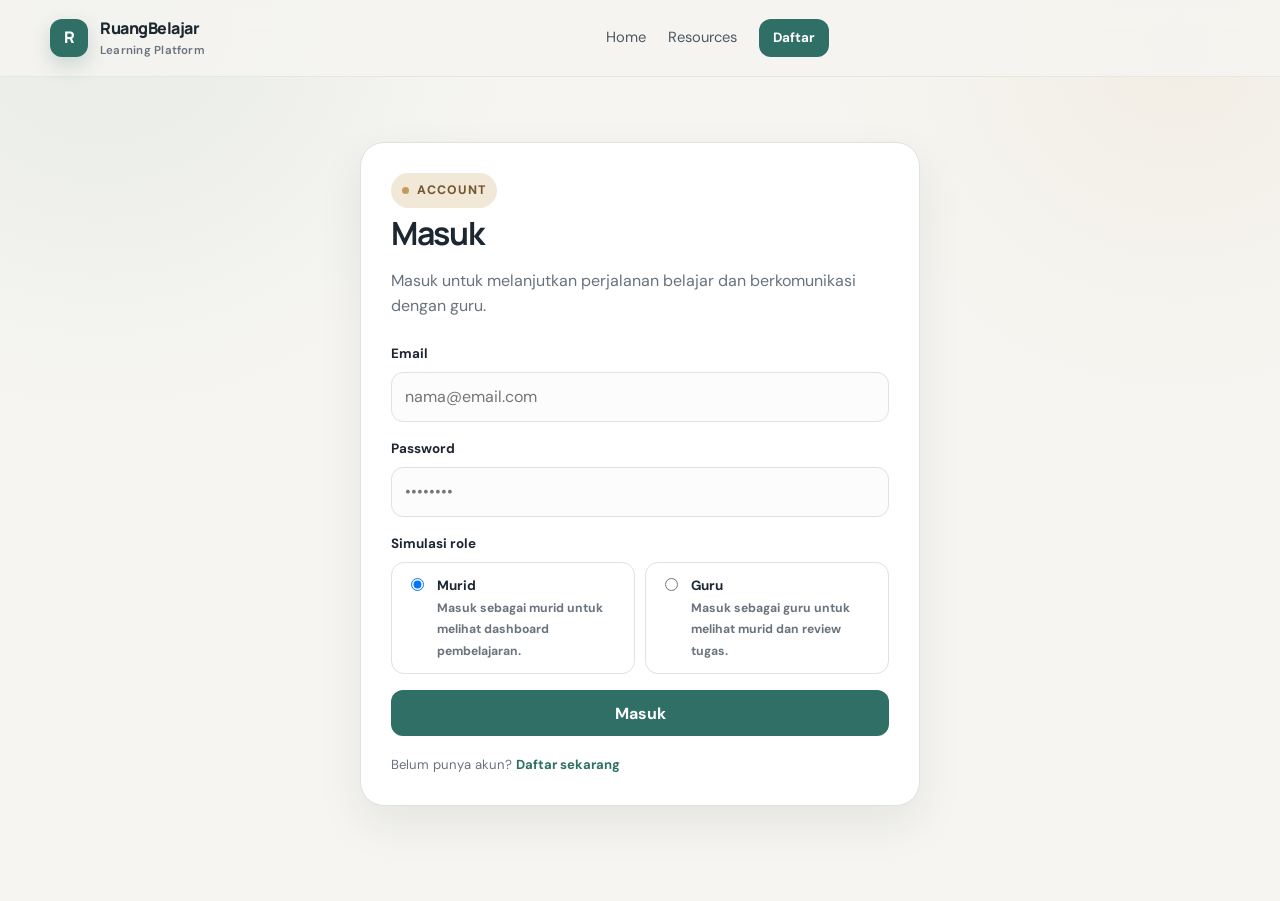
<file: login.html>
<!doctype html>
<html lang="id">
<head><meta charset="utf-8"><meta name="viewport" content="width=device-width,initial-scale=1"><title>Masuk — RuangBelajar</title><meta name="theme-color" content="#2f6f66"><link rel="icon" href="data:image/svg+xml,%3Csvg xmlns='http://www.w3.org/2000/svg' viewBox='0 0 64 64'%3E%3Crect width='64' height='64' rx='16' fill='%232f6f66'/%3E%3Ctext x='32' y='45' font-size='38' font-family='sans-serif' font-weight='800' text-anchor='middle' fill='white'%3ER%3C/text%3E%3C/svg%3E"><link rel="preconnect" href="https://fonts.googleapis.com"><link rel="preconnect" href="https://fonts.gstatic.com" crossorigin><link rel="stylesheet" href="https://fonts.googleapis.com/css2?family=DM+Sans:wght@400;500;600;700&family=Manrope:wght@600;700;800&display=swap"><link rel="stylesheet" href="assets/style.css"></head>
<body>
<header class="navbar-shell"><div class="container navbar">
<a class="brand" href="index.html"><span class="brand-mark">R</span><span>RuangBelajar<small>Learning Platform</small></span></a>
<nav class="nav-links"><a href="index.html">Home</a><a href="resources.html">Resources</a><a href="register.html" class="btn btn-primary btn-small" data-auth="guest">Daftar</a><a href="profile-student.html" data-auth="member" data-profile-link hidden>Profil</a><button type="button" class="btn btn-secondary btn-small" data-auth="member" data-logout hidden>Keluar</button></nav>
<div class="nav-actions"><button class="lang-toggle" data-lang-toggle>EN</button><button class="mobile-toggle">☰</button></div>
</div></header>

<main class="auth-wrap">
<div class="container" style="display:flex;justify-content:center">
<div class="auth-card">
<span class="eyebrow">Account</span>
<h1 data-i18n="login">Masuk</h1>
<p>Masuk untuk melanjutkan perjalanan belajar dan berkomunikasi dengan guru.</p>
<form id="loginForm">
<div class="form-grid">
<div class="form-group full"><label for="login-email">Email</label><input id="login-email" type="email" autocomplete="email" inputmode="email" required placeholder="nama@email.com"></div>
<div class="form-group full"><label for="login-pass">Password</label><input id="login-pass" type="password" autocomplete="current-password" required placeholder="••••••••"></div>
<div class="form-group full">
<div class="label-text">Simulasi role</div>
<div class="choice-row">
<label class="choice"><input type="radio" name="demoRole" value="student" checked><span><strong>Murid</strong><br><small class="field-help">Masuk sebagai murid untuk melihat dashboard pembelajaran.</small></span></label>
<label class="choice"><input type="radio" name="demoRole" value="teacher"><span><strong>Guru</strong><br><small class="field-help">Masuk sebagai guru untuk melihat murid dan review tugas.</small></span></label>
</div>
</div>
<div class="form-group full"><button class="btn btn-primary" type="submit">Masuk</button></div>
</div>
</form>
<p style="margin:18px 0 0;font-size:.82rem">Belum punya akun? <a href="register.html" style="color:var(--primary);font-weight:700">Daftar sekarang</a></p>
</div>
</div>
</main>
<script src="assets/app.js"></script>
</body>
</html>
</file>
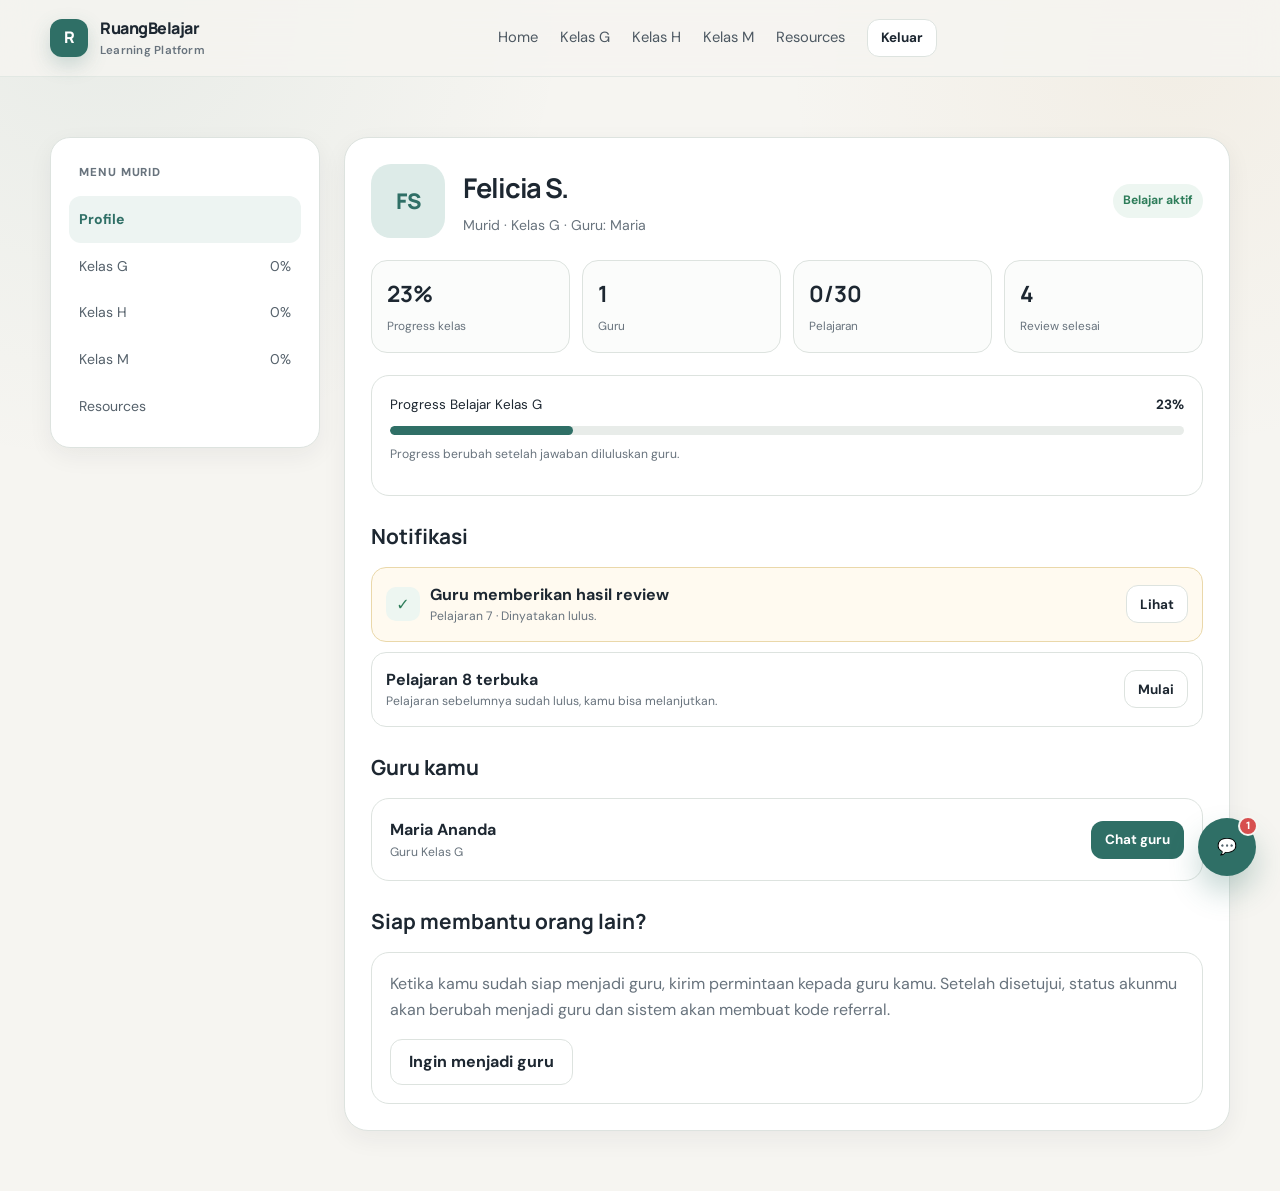
<file: profile-student.html>
<!doctype html>
<html lang="id">
<head><meta charset="utf-8"><meta name="viewport" content="width=device-width,initial-scale=1"><title>Profile Murid — RuangBelajar</title><meta name="theme-color" content="#2f6f66"><link rel="icon" href="data:image/svg+xml,%3Csvg xmlns='http://www.w3.org/2000/svg' viewBox='0 0 64 64'%3E%3Crect width='64' height='64' rx='16' fill='%232f6f66'/%3E%3Ctext x='32' y='45' font-size='38' font-family='sans-serif' font-weight='800' text-anchor='middle' fill='white'%3ER%3C/text%3E%3C/svg%3E"><link rel="preconnect" href="https://fonts.googleapis.com"><link rel="preconnect" href="https://fonts.gstatic.com" crossorigin><link rel="stylesheet" href="https://fonts.googleapis.com/css2?family=DM+Sans:wght@400;500;600;700&family=Manrope:wght@600;700;800&display=swap"><link rel="stylesheet" href="assets/style.css"></head>
<body>
<header class="navbar-shell"><div class="container navbar">
<a class="brand" href="index.html"><span class="brand-mark">R</span><span>RuangBelajar<small>Learning Platform</small></span></a>
<nav class="nav-links"><a href="index.html">Home</a><a href="class-g.html">Kelas G</a><a href="class-h.html">Kelas H</a><a href="class-m.html">Kelas M</a><a href="resources.html">Resources</a><button type="button" class="btn btn-secondary btn-small" data-logout>Keluar</button></nav>
<div class="nav-actions"><button class="lang-toggle" data-lang-toggle>EN</button><button class="mobile-toggle">☰</button></div>
</div></header>

<main class="section-sm"><div class="container dashboard-shell">
<aside class="sidebar"><div class="sidebar-title">Menu Murid</div><a class="side-link active" href="profile-student.html">Profile</a><a class="side-link" href="class-a.html">Kelas G <span data-progress-value="kelas-a">23%</span></a><a class="side-link" href="class-b.html">Kelas H <span data-progress-value="kelas-b">0%</span></a><a class="side-link" href="class-c.html">Kelas M <span data-progress-value="kelas-c">0%</span></a><a class="side-link" href="resources.html">Resources</a></aside>
<section class="main-panel">
<div class="profile-header">
<div class="avatar">FS</div>
<div class="profile-title"><h1>Felicia S.</h1><p>Murid · Kelas G · Guru: Maria</p></div>
<div class="header-actions"><span class="status-pill">Belajar aktif</span></div>
</div>

<div class="stats-row">
<div class="kpi"><strong data-progress-value>0%</strong><span>Progress kelas</span></div>
<div class="kpi"><strong>1</strong><span>Guru</span></div>
<div class="kpi"><strong data-lessons-done="kelas-a">7/30</strong><span>Pelajaran</span></div>
<div class="kpi"><strong>4</strong><span>Review selesai</span></div>
</div>

<div class="block-card">
<div class="progress-meta"><span>Progress Belajar Kelas G</span><strong data-progress-value>0%</strong></div>
<div class="progress-track"><div class="progress-fill" data-progress-bar style="width:0%"></div></div>
<p class="field-help" style="margin-top:10px">Progress berubah setelah jawaban diluluskan guru.</p>
</div>

<div class="section-block">
<h2>Notifikasi</h2>
<div class="notice-list">
<div class="notice-item unread"><div style="display:flex;gap:10px;align-items:center"><div class="notice-icon ok">✓</div><div><strong>Guru memberikan hasil review</strong><div class="field-help">Pelajaran 7 · Dinyatakan lulus.</div></div></div><button class="btn btn-secondary btn-small">Lihat</button></div>
<div class="notice-item"><div><div><strong>Pelajaran 8 terbuka</strong><div class="field-help">Pelajaran sebelumnya sudah lulus, kamu bisa melanjutkan.</div></div></div><button class="btn btn-secondary btn-small" onclick="location.href='class-a.html'">Mulai</button></div>
</div>
</div>

<div class="section-block">
<h2>Guru kamu</h2>
<div class="block-card row-between">
<div><strong>Maria Ananda</strong><div class="field-help">Guru Kelas G</div></div>
<button class="btn btn-primary btn-small" onclick="document.querySelector('.chat-fab').click()">Chat guru</button>
</div>
</div>

<div class="section-block">
<h2>Siap membantu orang lain?</h2>
<div class="block-card">
<p style="margin-top:0;color:var(--muted)">Ketika kamu sudah siap menjadi guru, kirim permintaan kepada guru kamu. Setelah disetujui, status akunmu akan berubah menjadi guru dan sistem akan membuat kode referral.</p>
<button id="becomeTeacherBtn" class="btn btn-secondary">Ingin menjadi guru</button>
</div>
</div>
</section>
</div></main>

<button class="chat-fab">💬<span class="chat-badge">1</span></button>
<div class="chat-panel hidden"><div class="chat-head"><strong>Chat dengan Maria</strong><button class="close-btn chat-close">×</button></div><div class="chat-body"></div><form class="chat-input" id="chatForm"><input placeholder="Tulis pesan..."><button>➤</button></form></div>
<script src="assets/app.js"></script>
</body>
</html>
</file>
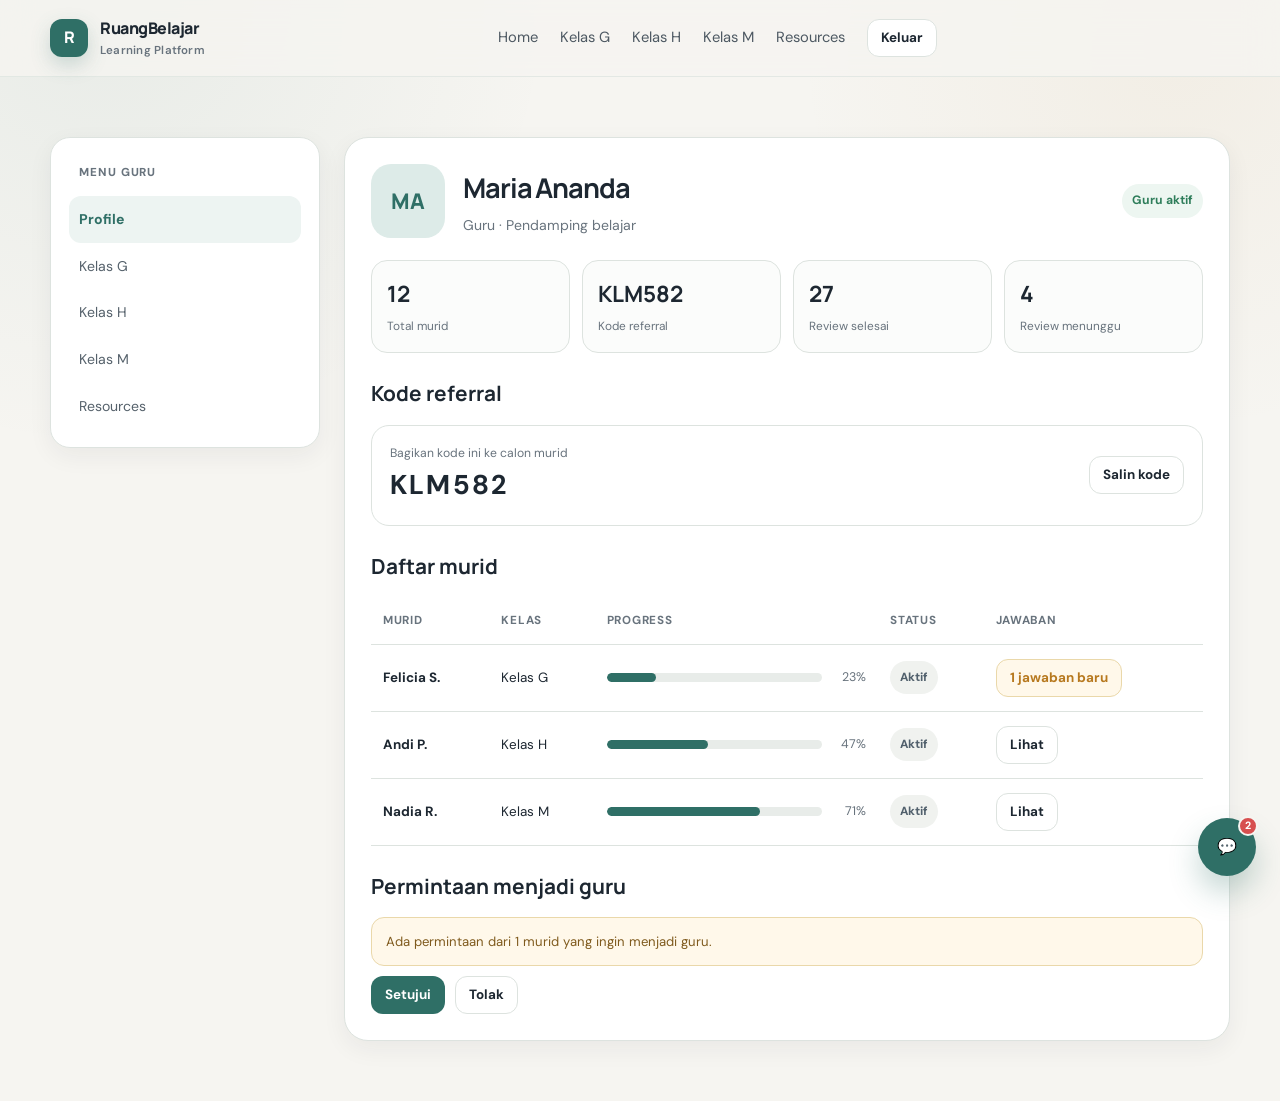
<file: profile-teacher.html>
<!doctype html>
<html lang="id">
<head><meta charset="utf-8"><meta name="viewport" content="width=device-width,initial-scale=1"><title>Profile Guru — RuangBelajar</title><meta name="theme-color" content="#2f6f66"><link rel="icon" href="data:image/svg+xml,%3Csvg xmlns='http://www.w3.org/2000/svg' viewBox='0 0 64 64'%3E%3Crect width='64' height='64' rx='16' fill='%232f6f66'/%3E%3Ctext x='32' y='45' font-size='38' font-family='sans-serif' font-weight='800' text-anchor='middle' fill='white'%3ER%3C/text%3E%3C/svg%3E"><link rel="preconnect" href="https://fonts.googleapis.com"><link rel="preconnect" href="https://fonts.gstatic.com" crossorigin><link rel="stylesheet" href="https://fonts.googleapis.com/css2?family=DM+Sans:wght@400;500;600;700&family=Manrope:wght@600;700;800&display=swap"><link rel="stylesheet" href="assets/style.css"></head>
<body>
<header class="navbar-shell"><div class="container navbar">
<a class="brand" href="index.html"><span class="brand-mark">R</span><span>RuangBelajar<small>Learning Platform</small></span></a>
<nav class="nav-links"><a href="index.html">Home</a><a href="class-g.html">Kelas G</a><a href="class-h.html">Kelas H</a><a href="class-m.html">Kelas M</a><a href="resources.html">Resources</a><button type="button" class="btn btn-secondary btn-small" data-logout>Keluar</button></nav>
<div class="nav-actions"><button class="lang-toggle" data-lang-toggle>EN</button><button class="mobile-toggle">☰</button></div>
</div></header>

<main class="section-sm"><div class="container dashboard-shell">
<aside class="sidebar"><div class="sidebar-title">Menu Guru</div><a class="side-link active" href="profile-teacher.html">Profile</a><a class="side-link" href="class-g.html">Kelas G</a><a class="side-link" href="class-h.html">Kelas H</a><a class="side-link" href="class-m.html">Kelas M</a><a class="side-link" href="resources.html">Resources</a></aside>
<section class="main-panel">
<div class="profile-header">
<div class="avatar">MA</div>
<div class="profile-title"><h1>Maria Ananda</h1><p>Guru · Pendamping belajar</p></div>
<div class="header-actions"><span class="status-pill">Guru aktif</span></div>
</div>

<div class="stats-row">
<div class="kpi"><strong>12</strong><span>Total murid</span></div>
<div class="kpi"><strong data-referral-code>KLM582</strong><span>Kode referral</span></div>
<div class="kpi"><strong>27</strong><span>Review selesai</span></div>
<div class="kpi"><strong>4</strong><span>Review menunggu</span></div>
</div>

<div class="section-block">
<h2>Kode referral</h2>
<div class="block-card row-between">
<div><div class="field-help">Bagikan kode ini ke calon murid</div><strong style="font-size:1.7rem;letter-spacing:.08em" data-referral-code>KLM582</strong></div>
<button class="btn btn-secondary btn-small" onclick="copyReferral()">Salin kode</button>
</div>
</div>

<div class="section-block">
<h2>Daftar murid</h2>
<div class="table-wrap">
<table class="table stack"><thead><tr><th>Murid</th><th>Kelas</th><th>Progress</th><th>Status</th><th>Jawaban</th></tr></thead>
<tbody>
<tr><td data-label="Murid"><strong>Felicia S.</strong></td><td data-label="Kelas">Kelas G</td><td data-label="Progress"><div class="progress-inline"><div class="progress-track"><div class="progress-fill" style="width:23%"></div></div><span>23%</span></div></td><td data-label="Status"><span class="tag">Aktif</span></td><td data-label="Jawaban"><button class="btn btn-warning btn-small" onclick="openReview('Felicia S.')">1 jawaban baru</button></td></tr>
<tr><td data-label="Murid"><strong>Andi P.</strong></td><td data-label="Kelas">Kelas H</td><td data-label="Progress"><div class="progress-inline"><div class="progress-track"><div class="progress-fill" style="width:47%"></div></div><span>47%</span></div></td><td data-label="Status"><span class="tag">Aktif</span></td><td data-label="Jawaban"><button class="btn btn-secondary btn-small" onclick="openReview('Andi P.')">Lihat</button></td></tr>
<tr><td data-label="Murid"><strong>Nadia R.</strong></td><td data-label="Kelas">Kelas M</td><td data-label="Progress"><div class="progress-inline"><div class="progress-track"><div class="progress-fill" style="width:71%"></div></div><span>71%</span></div></td><td data-label="Status"><span class="tag">Aktif</span></td><td data-label="Jawaban"><button class="btn btn-secondary btn-small" onclick="openReview('Nadia R.')">Lihat</button></td></tr>
</tbody></table>
</div>
</div>

<div class="section-block">
<h2>Permintaan menjadi guru</h2>
<div id="teacherRequestCard">
<div class="notice warning">Ada permintaan dari 1 murid yang ingin menjadi guru.</div>
<div style="display:flex;gap:10px;margin-top:10px">
<button id="approveTeacherBtn" class="btn btn-primary btn-small">Setujui</button>
<button id="rejectTeacherBtn" class="btn btn-secondary btn-small">Tolak</button>
</div>
</div>
</div>
</section>
</div></main>

<div class="modal-backdrop" id="reviewModal">
<div class="modal">
<div class="modal-head"><div><h2 id="reviewTitle">Review jawaban</h2><div class="field-help">Kamu dapat menandai bagian yang benar, salah, dan memberi arahan perbaikan.</div></div><button class="close-btn" onclick="closeReview()">×</button></div>
<div class="block-card" style="margin-bottom:12px"><strong>Jawaban murid</strong><p style="color:var(--muted)">"Saya memahami bahwa tujuan utama materi ini adalah membangun kebiasaan yang konsisten. Saya masih bingung bagaimana menerapkannya ketika jadwal belajar berubah."</p></div>
<div class="form-grid">
<div class="form-group full"><label>Yang sudah benar</label><textarea placeholder="Contoh: inti konsep sudah tepat..."></textarea></div>
<div class="form-group full"><label>Yang perlu diperbaiki</label><textarea placeholder="Contoh: jelaskan lagi bagian..."></textarea></div>
</div>
<div class="card-footer"><button class="btn btn-warning" onclick="reviewAction('revise')">Minta murid perbaiki</button><button class="btn btn-primary" onclick="reviewAction('pass')">Luluskan murid</button></div>
</div></div>

<button class="chat-fab">💬<span class="chat-badge">2</span></button>
<div class="chat-panel hidden"><div class="chat-head"><strong>Chat dengan murid</strong><button class="close-btn chat-close">×</button></div><div class="chat-body"></div><form class="chat-input" id="chatForm"><input placeholder="Pilih murid atau tulis pesan..."><button>➤</button></form></div>

<script src="assets/app.js"></script>
</body>
</html>
</file>
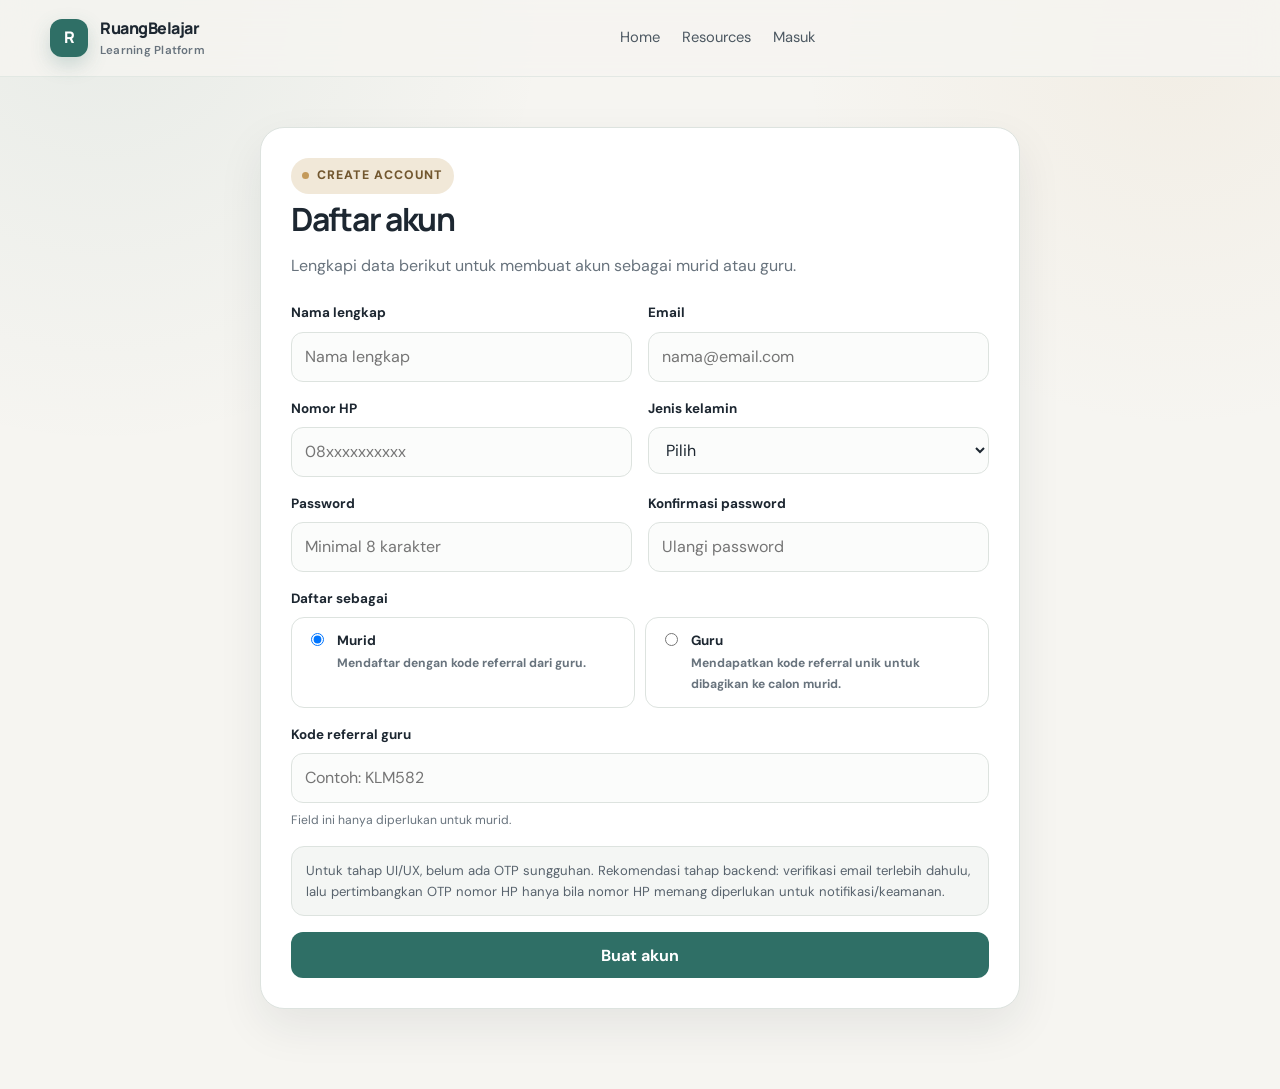
<file: register.html>
<!doctype html>
<html lang="id">
<head><meta charset="utf-8"><meta name="viewport" content="width=device-width,initial-scale=1"><title>Daftar — RuangBelajar</title><meta name="theme-color" content="#2f6f66"><link rel="icon" href="data:image/svg+xml,%3Csvg xmlns='http://www.w3.org/2000/svg' viewBox='0 0 64 64'%3E%3Crect width='64' height='64' rx='16' fill='%232f6f66'/%3E%3Ctext x='32' y='45' font-size='38' font-family='sans-serif' font-weight='800' text-anchor='middle' fill='white'%3ER%3C/text%3E%3C/svg%3E"><link rel="preconnect" href="https://fonts.googleapis.com"><link rel="preconnect" href="https://fonts.gstatic.com" crossorigin><link rel="stylesheet" href="https://fonts.googleapis.com/css2?family=DM+Sans:wght@400;500;600;700&family=Manrope:wght@600;700;800&display=swap"><link rel="stylesheet" href="assets/style.css"></head>
<body>
<header class="navbar-shell"><div class="container navbar">
<a class="brand" href="index.html"><span class="brand-mark">R</span><span>RuangBelajar<small>Learning Platform</small></span></a>
<nav class="nav-links"><a href="index.html">Home</a><a href="resources.html">Resources</a><a href="login.html" data-auth="guest">Masuk</a><a href="profile-student.html" data-auth="member" data-profile-link hidden>Profil</a><button type="button" class="btn btn-secondary btn-small" data-auth="member" data-logout hidden>Keluar</button></nav>
<div class="nav-actions"><button class="lang-toggle" data-lang-toggle>EN</button><button class="mobile-toggle">☰</button></div>
</div></header>

<main class="auth-wrap">
<div class="container" style="display:flex;justify-content:center">
<div class="auth-card" style="width:min(100%,760px)">
<span class="eyebrow">Create Account</span>
<h1>Daftar akun</h1>
<p>Lengkapi data berikut untuk membuat akun sebagai murid atau guru.</p>
<form id="registerForm">
<div class="form-grid">
<div class="form-group"><label for="reg-name">Nama lengkap</label><input id="reg-name" name="name" autocomplete="name" required placeholder="Nama lengkap"></div>
<div class="form-group"><label for="reg-email">Email</label><input id="reg-email" name="email" type="email" autocomplete="email" inputmode="email" required placeholder="nama@email.com"></div>
<div class="form-group"><label for="reg-phone">Nomor HP</label><input id="reg-phone" name="phone" type="tel" autocomplete="tel" inputmode="tel" required placeholder="08xxxxxxxxxx"></div>
<div class="form-group"><label for="reg-gender">Jenis kelamin</label>
<select id="reg-gender" name="gender" required><option value="">Pilih</option><option>Perempuan</option><option>Laki-laki</option><option>Tidak ingin menyebutkan</option></select></div>
<div class="form-group"><label for="reg-pass">Password</label><input id="reg-pass" name="password" type="password" autocomplete="new-password" minlength="8" required placeholder="Minimal 8 karakter"></div>
<div class="form-group"><label for="reg-pass2">Konfirmasi password</label><input id="reg-pass2" name="password2" type="password" autocomplete="new-password" minlength="8" required placeholder="Ulangi password"></div>

<div class="form-group full">
<div class="label-text">Daftar sebagai</div>
<div class="choice-row">
<label class="choice"><input type="radio" name="role" value="student" checked><span><strong>Murid</strong><br><small class="field-help">Mendaftar dengan kode referral dari guru.</small></span></label>
<label class="choice"><input type="radio" name="role" value="teacher"><span><strong>Guru</strong><br><small class="field-help">Mendapatkan kode referral unik untuk dibagikan ke calon murid.</small></span></label>
</div>
</div>

<div class="form-group full" id="studentReferralField">
<label for="reg-ref">Kode referral guru</label>
<input id="reg-ref" name="referral" autocomplete="off" autocapitalize="characters" placeholder="Contoh: KLM582">
<span class="field-help">Field ini hanya diperlukan untuk murid.</span>
</div>

<div class="form-group full hidden" id="teacherReferralField">
<label for="teacherGeneratedCode">Kode referral kamu</label>
<input id="teacherGeneratedCode" name="teacher_code" readonly>
<span class="field-help">Prototype ini membuat format 3 huruf + 3 angka. Pada versi produksi, kode harus dibuat dan diverifikasi server agar benar-benar unik.</span>
</div>

<div class="form-group full">
<div class="notice">Untuk tahap UI/UX, belum ada OTP sungguhan. Rekomendasi tahap backend: verifikasi email terlebih dahulu, lalu pertimbangkan OTP nomor HP hanya bila nomor HP memang diperlukan untuk notifikasi/keamanan.</div>
</div>

<div class="form-group full"><button class="btn btn-primary" type="submit">Buat akun</button></div>
</div>
</form>
</div>
</div>
</main>
<script src="assets/app.js"></script>
</body>
</html>
</file>
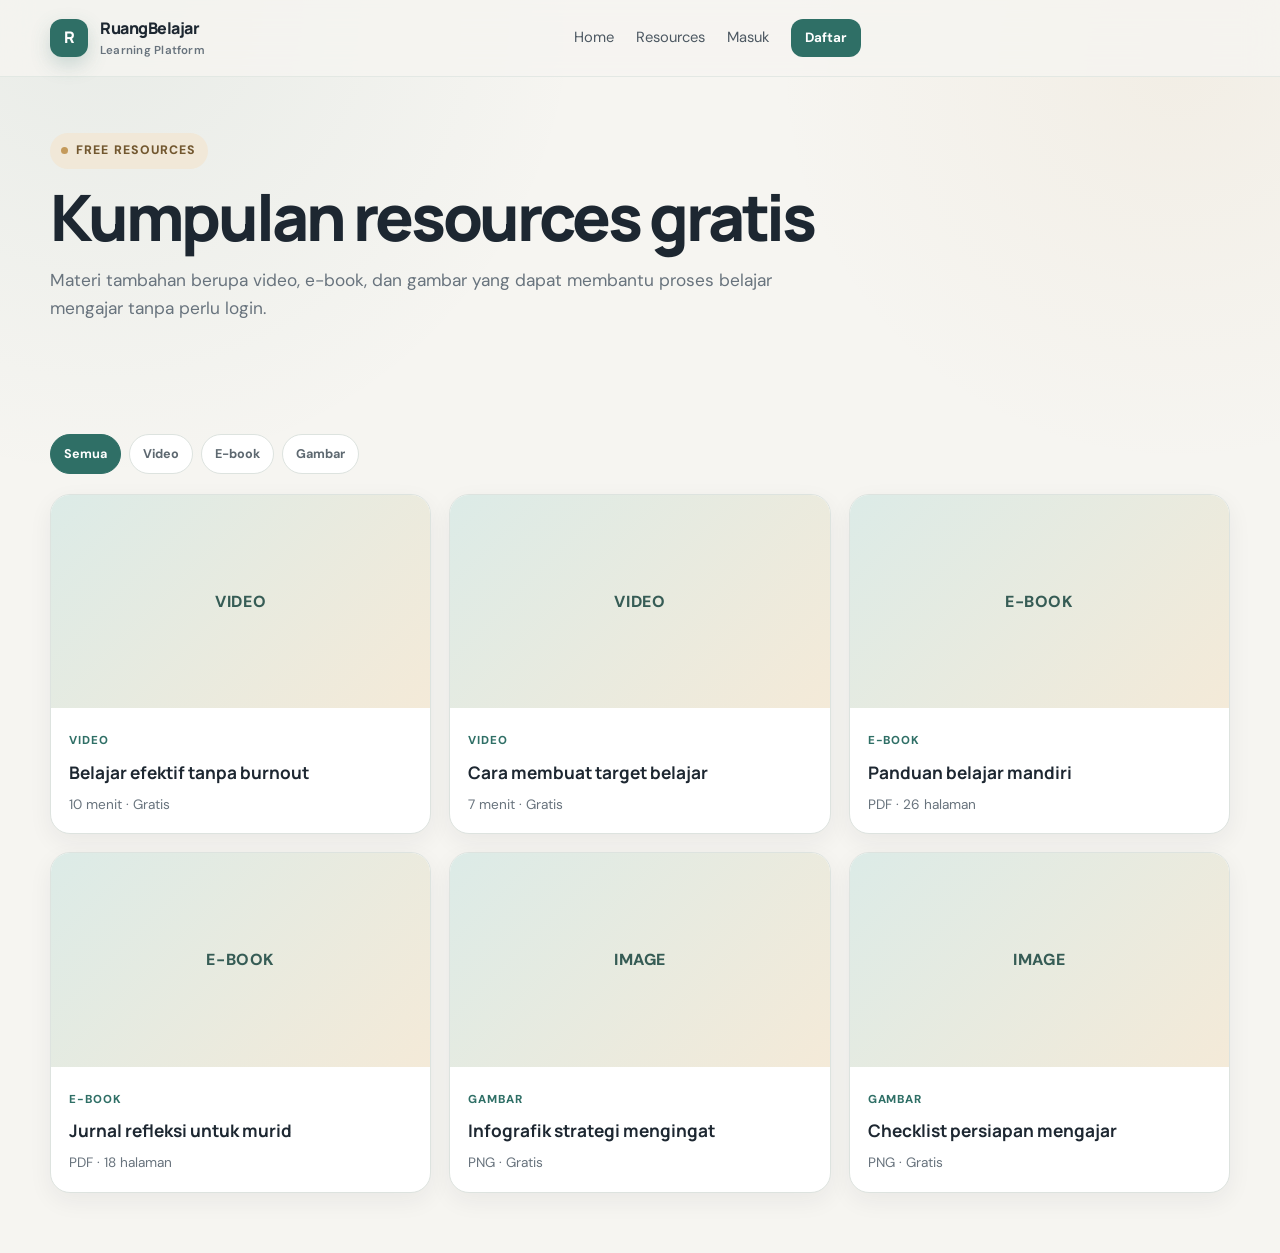
<file: resources.html>
<!doctype html>
<html lang="id">
<head><meta charset="utf-8"><meta name="viewport" content="width=device-width,initial-scale=1"><title>Free Resources — RuangBelajar</title><meta name="theme-color" content="#2f6f66"><link rel="icon" href="data:image/svg+xml,%3Csvg xmlns='http://www.w3.org/2000/svg' viewBox='0 0 64 64'%3E%3Crect width='64' height='64' rx='16' fill='%232f6f66'/%3E%3Ctext x='32' y='45' font-size='38' font-family='sans-serif' font-weight='800' text-anchor='middle' fill='white'%3ER%3C/text%3E%3C/svg%3E"><link rel="preconnect" href="https://fonts.googleapis.com"><link rel="preconnect" href="https://fonts.gstatic.com" crossorigin><link rel="stylesheet" href="https://fonts.googleapis.com/css2?family=DM+Sans:wght@400;500;600;700&family=Manrope:wght@600;700;800&display=swap"><link rel="stylesheet" href="assets/style.css"></head>
<body>
<header class="navbar-shell"><div class="container navbar">
<a class="brand" href="index.html"><span class="brand-mark">R</span><span>RuangBelajar<small>Learning Platform</small></span></a>
<nav class="nav-links"><a href="index.html">Home</a><a href="resources.html">Resources</a><a href="login.html" data-auth="guest">Masuk</a><a href="register.html" class="btn btn-primary btn-small" data-auth="guest">Daftar</a><a href="profile-student.html" data-auth="member" data-profile-link hidden>Profil</a><button type="button" class="btn btn-secondary btn-small" data-auth="member" data-logout hidden>Keluar</button></nav>
<div class="nav-actions"><button class="lang-toggle" data-lang-toggle>EN</button><button class="mobile-toggle">☰</button></div>
</div></header>

<main>
<section class="page-banner"><div class="container"><span class="eyebrow">Free Resources</span><h1 class="page-title">Kumpulan resources gratis</h1><p class="lead">Materi tambahan berupa video, e-book, dan gambar yang dapat membantu proses belajar mengajar tanpa perlu login.</p></div></section>
<section class="section-sm"><div class="container">
<div class="resource-filter">
<button class="filter-btn active" data-filter="all">Semua</button>
<button class="filter-btn" data-filter="video">Video</button>
<button class="filter-btn" data-filter="ebook">E-book</button>
<button class="filter-btn" data-filter="image">Gambar</button>
</div>
<div class="card-grid-3">
<article class="resource-card" data-resource-type="video"><div class="resource-thumb">VIDEO</div><div class="resource-body"><span class="resource-type">Video</span><h3>Belajar efektif tanpa burnout</h3><p>10 menit · Gratis</p></div></article>
<article class="resource-card" data-resource-type="video"><div class="resource-thumb">VIDEO</div><div class="resource-body"><span class="resource-type">Video</span><h3>Cara membuat target belajar</h3><p>7 menit · Gratis</p></div></article>
<article class="resource-card" data-resource-type="ebook"><div class="resource-thumb">E-BOOK</div><div class="resource-body"><span class="resource-type">E-book</span><h3>Panduan belajar mandiri</h3><p>PDF · 26 halaman</p></div></article>
<article class="resource-card" data-resource-type="ebook"><div class="resource-thumb">E-BOOK</div><div class="resource-body"><span class="resource-type">E-book</span><h3>Jurnal refleksi untuk murid</h3><p>PDF · 18 halaman</p></div></article>
<article class="resource-card" data-resource-type="image"><div class="resource-thumb">IMAGE</div><div class="resource-body"><span class="resource-type">Gambar</span><h3>Infografik strategi mengingat</h3><p>PNG · Gratis</p></div></article>
<article class="resource-card" data-resource-type="image"><div class="resource-thumb">IMAGE</div><div class="resource-body"><span class="resource-type">Gambar</span><h3>Checklist persiapan mengajar</h3><p>PNG · Gratis</p></div></article>
</div>
</div></section>
</main>
<script src="assets/app.js"></script>
</body>
</html>
</file>
<file: assets/style.css>
:root{
    --bg:#f6f5f1;
    --surface:#ffffff;
    --surface-2:#f0f2ef;
    --ink:#1d2731;
    --muted:#68737d;
    --line:#dde3df;
    --primary:#2f6f66;
    --primary-dark:#245b54;
    --accent:#c49a5b;
    --accent-soft:#f1e8d8;
    --success:#2e7d5a;
    --warning:#b7791f;
    --danger:#bd4b4b;
    --shadow:0 18px 45px rgba(29,39,49,.08);
    --shadow-soft:0 8px 24px rgba(29,39,49,.06);
    --radius:20px;
    --radius-sm:14px;
    --container:1180px;
}

*,
*::before,
*::after{box-sizing:border-box}

html{scroll-behavior:smooth}

body{
    margin:0;
    font-family:"DM Sans",system-ui,-apple-system,"Segoe UI",Roboto,sans-serif;
    color:var(--ink);
    background:
        radial-gradient(circle at 8% 0%, rgba(47,111,102,.07), transparent 28%),
        radial-gradient(circle at 92% 5%, rgba(196,154,91,.08), transparent 24%),
        var(--bg);
    line-height:1.6;
}

body.modal-open{overflow:hidden}

a{color:inherit;text-decoration:none}
button,input,select,textarea{font:inherit}
button{cursor:pointer}
img{max-width:100%;display:block}

.container{
    width:min(calc(100% - 40px), var(--container));
    margin-inline:auto;
}

.section{padding:88px 0}
.section-sm{padding:60px 0}

.navbar-shell{
    position:sticky;
    top:0;
    z-index:1000;
    padding:16px 0;
    background:rgba(246,245,241,.82);
    -webkit-backdrop-filter:blur(16px);
    backdrop-filter:blur(16px);
    border-bottom:1px solid rgba(221,227,223,.75);
}

.navbar{
    display:flex;
    align-items:center;
    justify-content:space-between;
    gap:22px;
}

.brand{
    display:flex;
    align-items:center;
    gap:12px;
    font-family:"Manrope","DM Sans",system-ui,sans-serif;
    font-weight:800;
    letter-spacing:-.03em;
}

.brand-mark{
    width:38px;height:38px;border-radius:12px;
    display:grid;place-items:center;
    background:var(--primary);
    color:#fff;
    box-shadow:0 8px 20px rgba(47,111,102,.22);
}

.brand small{
    display:block;
    font-family:"DM Sans",system-ui,-apple-system,"Segoe UI",Roboto,sans-serif;
    font-size:.72rem;
    font-weight:600;
    color:var(--muted);
    letter-spacing:.02em;
}

.nav-links{
    display:flex;
    align-items:center;
    gap:22px;
    color:#4d5862;
    font-size:.92rem;
}

.nav-links a:hover{color:var(--primary)}

.nav-actions{display:flex;align-items:center;gap:10px}

.lang-toggle{
    border:1px solid var(--line);
    background:var(--surface);
    color:var(--ink);
    border-radius:999px;
    padding:9px 12px;
    font-size:.82rem;
}

.mobile-toggle{
    display:none;
    width:42px;height:42px;
    border:1px solid var(--line);
    background:var(--surface);
    border-radius:12px;
}

.btn{
    display:inline-flex;
    align-items:center;
    justify-content:center;
    gap:9px;
    min-height:46px;
    padding:0 18px;
    border-radius:12px;
    border:1px solid transparent;
    font-weight:700;
    transition:.2s ease;
}

.btn:hover{transform:translateY(-1px)}
.btn-primary{background:var(--primary);color:#fff}
.btn-primary:hover{background:var(--primary-dark)}
.btn-secondary{background:var(--surface);border-color:var(--line);color:var(--ink)}
.btn-ghost{background:transparent;color:var(--primary)}
.btn-danger{background:#fff0f0;color:var(--danger);border-color:#f0caca}
.btn-warning{background:#fff8ea;color:var(--warning);border-color:#ead8aa}
.btn-small{min-height:38px;padding:0 13px;font-size:.84rem}

.hero{padding:88px 0 70px}
.hero-grid{
    display:grid;
    grid-template-columns:1.1fr .9fr;
    gap:48px;
    align-items:center;
}

.eyebrow{
    display:inline-flex;
    align-items:center;
    gap:8px;
    padding:8px 11px;
    border-radius:999px;
    background:var(--accent-soft);
    color:#72572f;
    font-size:.77rem;
    font-weight:800;
    text-transform:uppercase;
    letter-spacing:.09em;
}

.eyebrow::before{
    content:"";
    width:7px;height:7px;border-radius:50%;
    background:var(--accent);
}

.hero h1,
.page-title{
    font-family:"Manrope","DM Sans",system-ui,sans-serif;
    font-weight:800;
    letter-spacing:-.05em;
    line-height:1.05;
}

.hero h1{font-size:clamp(2.9rem,6vw,5.2rem);margin:18px 0 20px;max-width:820px}
.page-title{font-size:clamp(2.2rem,5vw,4rem);margin:14px 0}

.hero p,
.lead{
    max-width:690px;
    color:var(--muted);
    font-size:1.08rem;
}

.hero-actions{display:flex;gap:12px;flex-wrap:wrap;margin-top:28px}

.hero-panel{
    background:linear-gradient(150deg,#ffffff,#eff3ef);
    border:1px solid var(--line);
    border-radius:28px;
    padding:22px;
    box-shadow:var(--shadow);
}

.hero-panel-top{
    display:flex;
    justify-content:space-between;
    align-items:center;
    margin-bottom:18px;
}
.hero-panel-top strong{font-family:"Manrope","DM Sans",system-ui,sans-serif}
.status-pill{
    display:inline-flex;
    align-items:center;
    gap:6px;
    padding:7px 10px;
    border-radius:999px;
    background:#edf6f1;
    color:var(--success);
    font-size:.76rem;
    font-weight:700;
}

.progress-card{
    background:var(--surface);
    border:1px solid var(--line);
    padding:18px;
    border-radius:18px;
}

.progress-meta{display:flex;justify-content:space-between;gap:12px;font-size:.84rem;margin-bottom:10px}
.progress-track{height:9px;background:#e8ece9;border-radius:999px;overflow:hidden}
.progress-fill{height:100%;background:var(--primary);border-radius:999px}

.mini-stats{
    display:grid;
    grid-template-columns:repeat(3,1fr);
    gap:10px;
    margin-top:14px;
}
.mini-stat{
    background:var(--surface);
    border:1px solid var(--line);
    border-radius:15px;
    padding:13px;
}
.mini-stat strong{display:block;font-size:1.25rem;font-family:"Manrope","DM Sans",system-ui,sans-serif}
.mini-stat span{font-size:.74rem;color:var(--muted)}

.section-head{
    display:flex;
    align-items:end;
    justify-content:space-between;
    gap:20px;
    flex-wrap:wrap;
    margin-bottom:28px;
}
.section-head h2{
    font-family:"Manrope","DM Sans",system-ui,sans-serif;
    font-size:clamp(1.8rem,3vw,2.6rem);
    margin:0;
    letter-spacing:-.04em;
}
.section-head p{margin:0;color:var(--muted);max-width:560px}

.card-grid-3{
    display:grid;
    grid-template-columns:repeat(3,1fr);
    gap:18px;
}
.card-grid-2{
    display:grid;
    grid-template-columns:repeat(2,1fr);
    gap:18px;
}

.class-card{
    background:var(--surface);
    border:1px solid var(--line);
    border-radius:22px;
    padding:24px;
    box-shadow:var(--shadow-soft);
    transition:.2s ease;
}
.class-card:hover{transform:translateY(-4px);box-shadow:var(--shadow)}
.class-icon{
    width:48px;height:48px;border-radius:14px;
    display:grid;place-items:center;
    color:var(--primary);
    background:#e8f1ef;
    font-weight:800;
}
.class-card h3{font-family:"Manrope","DM Sans",system-ui,sans-serif;font-size:1.35rem;margin:16px 0 8px}
.class-card p{color:var(--muted);font-size:.92rem}
.card-footer{display:flex;justify-content:space-between;align-items:center;gap:12px;flex-wrap:wrap;margin-top:20px}
.tag{
    display:inline-flex;align-items:center;
    padding:7px 10px;border-radius:999px;
    font-size:.74rem;font-weight:800;
    background:var(--surface-2);color:#52616d;
}

.resource-card{
    overflow:hidden;
    background:var(--surface);
    border:1px solid var(--line);
    border-radius:20px;
    box-shadow:var(--shadow-soft);
}
.resource-thumb{
    aspect-ratio:16/9;
    background:linear-gradient(135deg,#dcebe7,#f4ead8);
    display:grid;place-items:center;
    color:#365c55;
    font-weight:800;
    letter-spacing:.04em;
}
.resource-body{padding:18px}
.resource-type{
    font-size:.72rem;text-transform:uppercase;
    letter-spacing:.08em;font-weight:800;color:var(--primary);
}
.resource-body h3{font-family:"Manrope","DM Sans",system-ui,sans-serif;font-size:1.08rem;margin:7px 0}
.resource-body p{font-size:.85rem;color:var(--muted);margin:0}

.page-banner{padding:56px 0 34px}
.page-banner .lead{max-width:760px}

.auth-wrap{
    min-height:calc(100vh - 76px);
    min-height:calc(100dvh - 76px);
    display:grid;
    place-items:center;
    padding:50px 0 80px;
}
.auth-card{
    width:min(100%,560px);
    background:var(--surface);
    border:1px solid var(--line);
    border-radius:24px;
    padding:30px;
    box-shadow:var(--shadow);
}
.auth-card h1{font-family:"Manrope","DM Sans",system-ui,sans-serif;margin:0 0 8px;font-size:2rem;letter-spacing:-.04em}
.auth-card > p{margin:0 0 24px;color:var(--muted)}
.form-grid{display:grid;grid-template-columns:1fr 1fr;gap:16px}
.form-group{display:flex;flex-direction:column;gap:8px}
.form-group.full{grid-column:1/-1}
label{font-size:.84rem;font-weight:700}
input,select,textarea{
    width:100%;
    border:1px solid var(--line);
    background:#fbfcfb;
    color:var(--ink);
    border-radius:12px;
    min-height:46px;
    padding:11px 13px;
    outline:none;
}
textarea{min-height:120px;resize:vertical}
input:focus,select:focus,textarea:focus{
    border-color:rgba(47,111,102,.55);
    box-shadow:0 0 0 4px rgba(47,111,102,.08);
}
.choice-row{display:flex;gap:10px;flex-wrap:wrap}
.choice{
    flex:1;
    border:1px solid var(--line);
    border-radius:13px;
    padding:12px 14px;
    background:var(--surface);
    display:flex;
    gap:10px;
    align-items:flex-start;
}
.choice input{width:auto;min-height:auto;margin-top:3px}
.field-help{font-size:.76rem;color:var(--muted)}
.hidden,[hidden]{display:none!important}
.notice{
    padding:13px 14px;
    border-radius:13px;
    background:#f4f6f4;
    border:1px solid var(--line);
    font-size:.82rem;
    color:#58636d;
}
.notice.success{background:#edf6f1;border-color:#d3e7db;color:#2f6e55}
.notice.warning{background:#fff8ea;border-color:#ead8aa;color:#7f5a1d}

.dashboard-shell{display:grid;grid-template-columns:270px minmax(0,1fr);gap:24px;align-items:start}
.sidebar{
    position:sticky;top:96px;
    background:var(--surface);
    border:1px solid var(--line);
    border-radius:20px;
    padding:18px;
    box-shadow:var(--shadow-soft);
}
.sidebar-title{
    padding:8px 10px 14px;
    color:var(--muted);
    font-size:.72rem;
    font-weight:800;
    text-transform:uppercase;
    letter-spacing:.08em;
}
.side-link{
    display:flex;align-items:center;justify-content:space-between;
    gap:12px;
    padding:12px 10px;border-radius:12px;
    color:#55616b;font-size:.88rem;
}
.side-link:hover,.side-link.active{background:#edf4f2;color:var(--primary);font-weight:700}

.main-panel{
    min-width:0;
    background:var(--surface);
    border:1px solid var(--line);
    border-radius:24px;
    padding:26px;
    box-shadow:var(--shadow-soft);
}

.profile-header{
    display:grid;
    grid-template-columns:auto minmax(0,1fr) auto;
    gap:18px;align-items:center;
}
.avatar{
    width:74px;height:74px;border-radius:20px;
    display:grid;place-items:center;
    background:#ddebe8;color:var(--primary);
    font-family:"Manrope","DM Sans",system-ui,sans-serif;font-size:1.35rem;font-weight:800;
}
.profile-title h1{font-family:"Manrope","DM Sans",system-ui,sans-serif;margin:0;font-size:1.7rem;letter-spacing:-.04em}
.profile-title p{margin:4px 0 0;color:var(--muted);font-size:.88rem}

.stats-row{
    display:grid;grid-template-columns:repeat(4,1fr);
    gap:12px;margin:22px 0;
}
.kpi{
    padding:15px;border:1px solid var(--line);
    border-radius:16px;background:#fbfcfb;
}
.kpi strong{display:block;font-family:"Manrope","DM Sans",system-ui,sans-serif;font-size:1.4rem}
.kpi span{font-size:.74rem;color:var(--muted)}

.table-wrap{overflow:auto}
.table{width:100%;border-collapse:collapse;min-width:680px}
.table th,.table td{padding:14px 12px;border-bottom:1px solid var(--line);text-align:left;font-size:.84rem}
.table th{font-size:.73rem;color:var(--muted);text-transform:uppercase;letter-spacing:.06em}
.table td strong{font-weight:700}

.progress-inline{display:flex;align-items:center;gap:10px;min-width:170px}
.progress-inline .progress-track{flex:1}
.progress-inline span{font-size:.78rem;color:var(--muted);width:34px;text-align:right}

.section-block{margin-top:24px}
.section-block h2{font-family:"Manrope","DM Sans",system-ui,sans-serif;font-size:1.3rem;margin:0 0 14px}
.block-card{
    border:1px solid var(--line);
    border-radius:18px;
    padding:18px;
    background:#fff;
}

.class-header{
    display:flex;justify-content:space-between;gap:18px;align-items:flex-start;flex-wrap:wrap;
    margin-bottom:22px;
}
.class-header h1{font-family:"Manrope","DM Sans",system-ui,sans-serif;font-size:2rem;margin:4px 0}
.class-header p{color:var(--muted);margin:0}

.role-switch{
    display:inline-flex;
    padding:4px;
    background:var(--surface-2);
    border-radius:12px;
    border:1px solid var(--line);
}
.role-switch button{
    border:0;background:transparent;padding:9px 12px;border-radius:9px;
    color:#5e6972;font-weight:700;font-size:.8rem;
}
.role-switch button.active{background:var(--surface);color:var(--primary);box-shadow:0 2px 7px rgba(0,0,0,.06)}

.class-layout{display:grid;grid-template-columns:310px minmax(0,1fr);gap:20px}
.module{
    border:1px solid var(--line);
    border-radius:18px;
    overflow:hidden;
    background:#fff;
}
.module-head{
    padding:16px;
    background:#fbfcfb;
    border-bottom:1px solid var(--line);
}
.module-head strong{font-family:"Manrope","DM Sans",system-ui,sans-serif}
.lesson-list{padding:8px}
.lesson{
    display:flex;align-items:center;gap:10px;
    width:100%;border:0;background:transparent;text-align:left;
    padding:10px;
    border-radius:12px;
    color:#56616a;
    font-size:.82rem;
}
.lesson:hover{background:#f6f8f7}
.lesson.current{background:#eaf3f0;color:var(--primary);font-weight:700}
.lesson.locked{opacity:.5;cursor:not-allowed}
.lesson-dot{
    width:27px;height:27px;flex:0 0 auto;
    display:grid;place-items:center;border-radius:50%;
    background:#eef1ef;font-size:.7rem;font-weight:800;
}
.lesson.current .lesson-dot{background:var(--primary);color:#fff}
.lesson.complete .lesson-dot{background:#dceee4;color:var(--success)}

.lesson-main h2{font-family:"Manrope","DM Sans",system-ui,sans-serif;font-size:1.5rem;margin:0 0 8px}
.lesson-main p{color:var(--muted);margin:0 0 16px}
.video-placeholder{
    aspect-ratio:16/9;
    border-radius:18px;
    background:linear-gradient(135deg,#233b39,#4b6d67);
    display:grid;place-items:center;
    color:#fff;
    margin:18px 0;
}
.video-placeholder span{
    width:64px;height:64px;border-radius:50%;
    display:grid;place-items:center;
    background:rgba(255,255,255,.16);
    border:1px solid rgba(255,255,255,.25);
}
.assignment{
    margin-top:18px;
    padding:18px;
    border-radius:18px;
    background:#fafbf9;
    border:1px dashed #cdd8d2;
}
.assignment h3{font-family:"Manrope","DM Sans",system-ui,sans-serif;font-size:1rem;margin:0 0 7px}
.assignment p{font-size:.84rem}

.rating-grid{display:grid;grid-template-columns:repeat(10,1fr);gap:7px}
.rating-btn{
    min-height:38px;border:1px solid var(--line);border-radius:10px;background:var(--surface);font-weight:700;color:#56616a
}
.rating-btn.selected{background:var(--primary);color:#fff;border-color:var(--primary)}

.teacher-guide{
    margin-top:18px;
    padding:18px;
    background:#fcf8f0;
    border:1px solid #eadfc9;
    border-radius:18px;
}
.teacher-guide h3{margin:0 0 8px;font-family:"Manrope","DM Sans",system-ui,sans-serif;font-size:1rem}
.teacher-guide p,.teacher-guide li{font-size:.84rem;color:#665941}

.resource-filter{display:flex;gap:8px;flex-wrap:wrap;margin-bottom:20px}
.filter-btn{
    border:1px solid var(--line);background:var(--surface);
    color:#5d6870;border-radius:999px;padding:9px 13px;font-size:.79rem;font-weight:700
}
.filter-btn.active{background:var(--primary);color:#fff;border-color:var(--primary)}

.chat-fab{
    position:fixed;right:24px;bottom:24px;
    width:58px;height:58px;border-radius:50%;
    background:var(--primary);color:#fff;border:0;
    box-shadow:0 16px 30px rgba(47,111,102,.28);
    z-index:1050;
    font-weight:800;
}
.chat-badge{
    position:absolute;right:-2px;top:-2px;
    width:20px;height:20px;border-radius:50%;
    background:#d74f4f;color:#fff;font-size:.66rem;
    display:grid;place-items:center;border:2px solid var(--bg);
}
.chat-panel{
    position:fixed;right:24px;bottom:92px;
    width:min(380px,calc(100vw - 32px));
    height:min(520px,calc(100vh - 116px));
    height:min(520px,calc(100dvh - 116px));
    background:var(--surface);
    border:1px solid var(--line);
    border-radius:20px;
    box-shadow:0 24px 60px rgba(29,39,49,.18);
    display:flex;flex-direction:column;
    overflow:hidden;
    z-index:1049;
}
.chat-head{padding:15px 16px;border-bottom:1px solid var(--line);display:flex;justify-content:space-between;align-items:center}
.chat-head strong{font-family:"Manrope","DM Sans",system-ui,sans-serif}
.chat-body{flex:1;padding:14px;overflow:auto;background:#fbfcfb}
.msg{max-width:82%;padding:10px 12px;border-radius:14px;margin:7px 0;font-size:.8rem}
.msg.them{background:#edf2ef}
.msg.me{margin-left:auto;background:#e3efeb;color:#275c53}
.chat-input{padding:10px;border-top:1px solid var(--line);display:flex;gap:8px}
.chat-input input{min-height:42px}
.chat-input button{width:45px;border-radius:11px;border:0;background:var(--primary);color:#fff}

.toast{
    position:fixed;left:50%;bottom:24px;
    width:max-content;max-width:calc(100vw - 32px);text-align:center;
    transform:translate(-50%,120px);
    opacity:0;
    background:var(--ink);color:#fff;
    padding:12px 16px;border-radius:12px;
    box-shadow:var(--shadow);
    font-size:.82rem;
    z-index:2000;
    transition:.25s ease;
}
.toast.show{transform:translate(-50%,0);opacity:1}

.modal-backdrop{
    position:fixed;inset:0;
    display:none;place-items:center;
    padding:20px;
    background:rgba(22,29,35,.48);
    z-index:1500;
}
.modal-backdrop.open{display:grid}
.modal{
    width:min(680px,100%);
    max-height:88vh;
    max-height:88dvh;
    overflow:auto;
    background:var(--surface);
    border:1px solid var(--line);
    border-radius:22px;
    box-shadow:0 30px 80px rgba(0,0,0,.2);
    padding:24px;
}
.modal-head{display:flex;justify-content:space-between;gap:16px;align-items:start;margin-bottom:16px}
.modal-head h2{font-family:"Manrope","DM Sans",system-ui,sans-serif;margin:0;font-size:1.35rem}
.close-btn{border:1px solid var(--line);background:var(--surface);width:38px;height:38px;border-radius:10px}

.notice-list{display:grid;gap:10px}
.notice-item{
    padding:14px;border:1px solid var(--line);border-radius:15px;
    display:flex;justify-content:space-between;gap:14px;align-items:center
}
.notice-item.unread{background:#fffaf0;border-color:#ead8aa}
.notice-icon{
    width:34px;height:34px;display:grid;place-items:center;border-radius:10px;
    background:#fff0f0;color:var(--danger);font-weight:800
}

.footer{
    padding:36px 0 60px;
    border-top:1px solid var(--line);
    color:var(--muted);
    font-size:.82rem;
}
.footer-inner{display:flex;justify-content:space-between;gap:8px 16px;flex-wrap:wrap}

@media (max-width: 980px){
    .hero-grid{grid-template-columns:1fr}
    .dashboard-shell{grid-template-columns:1fr}
    .class-layout{grid-template-columns:1fr}
    .card-grid-3{grid-template-columns:repeat(2,1fr)}

    /* sidebar dashboard -> deretan pil yang bisa digeser, bukan kartu tinggi */
    .sidebar{
        position:static;display:flex;gap:6px;padding:10px;border-radius:16px;
        overflow-x:auto;-webkit-overflow-scrolling:touch;scrollbar-width:none;
    }
    .sidebar::-webkit-scrollbar{display:none}
    .sidebar-title{display:none}
    .side-link{flex:0 0 auto;white-space:nowrap;padding:10px 14px}
}

@media (max-width: 760px){
    .nav-links{
        display:none;
        position:absolute;
        top:calc(100% + 8px);left:14px;right:14px;
        padding:8px;gap:0;
        flex-direction:column;
        align-items:stretch;
        background:#fff;
        border:1px solid var(--line);
        border-radius:16px;
        box-shadow:var(--shadow);
    }
    .nav-links.open{display:flex}
    .mobile-toggle{display:grid;place-items:center}
    .nav-links a:not(.btn){padding:12px;border-radius:10px}
    .nav-links a:not(.btn):hover{background:#f0f4f2}
    .nav-links .btn{margin-top:6px}
    .hero{padding-top:64px}
    .card-grid-3,.card-grid-2{grid-template-columns:1fr}
    .form-grid{grid-template-columns:1fr}
    .form-group.full{grid-column:auto}
    .stats-row{grid-template-columns:repeat(2,1fr)}
    .profile-header{grid-template-columns:auto 1fr}
    .profile-header .header-actions{grid-column:1/-1}
    .section{padding:66px 0}
}

@media (max-width: 520px){
    .container{width:min(calc(100% - 28px),var(--container))}
    .hero h1{font-size:2.65rem}
    .hero-actions .btn{width:100%}
    .stats-row{grid-template-columns:1fr 1fr}
    .mini-stats{grid-template-columns:1fr}
    .navbar-shell{padding:12px 0}
    .navbar{gap:10px}
    .brand span{font-size:.9rem}
    .chat-fab{right:16px;bottom:16px}
    .chat-panel{right:16px;bottom:84px}
    .toast{bottom:92px}
    .main-panel{padding:18px}
    .role-switch{display:flex;width:100%}
    .role-switch button{flex:1}
    .rating-grid{grid-template-columns:repeat(5,1fr)}
}

/* =========================================================
   Tambahan: responsive & UX
   ========================================================= */

/* utilitas menggantikan style="display:flex..." inline yang sulit di-override */
.row-between{display:flex;justify-content:space-between;align-items:center;gap:12px 16px;flex-wrap:wrap}
.row-actions{display:flex;gap:10px;flex-wrap:wrap}
.label-text{font-size:.84rem;font-weight:700}
.notice-icon.ok{background:#edf6f1;color:var(--success)}

/* daftar pelajaran */
.lesson-nav-body{display:grid;gap:12px}
.lesson-nav > summary{display:none}

@media (min-width: 981px){
    /* di desktop daftar pelajaran ikut menempel & bisa di-scroll sendiri */
    #moduleList{position:sticky;top:96px;align-self:start;max-height:calc(100vh - 116px);overflow:auto}
}
@media (max-width: 980px){
    .lesson-nav{background:var(--surface);border:1px solid var(--line);border-radius:18px;box-shadow:var(--shadow-soft)}
    .lesson-nav > summary{
        display:flex;justify-content:space-between;align-items:center;gap:12px;flex-wrap:wrap;
        min-height:52px;padding:12px 16px;font-weight:700;cursor:pointer;list-style:none;
    }
    .lesson-nav > summary::-webkit-details-marker{display:none}
    .lesson-nav > summary::after{content:"▾";margin-left:auto;transition:transform .2s}
    .lesson-nav[open] > summary::after{transform:rotate(180deg)}
    .lesson-nav-body{padding:0 12px 12px;max-height:60vh;overflow:auto}
}

/* tabel murid -> kartu bertumpuk di HP, supaya kolom "Jawaban" tidak tersembunyi */
@media (max-width: 760px){
    .table.stack{min-width:0}
    .table.stack thead{display:none}
    .table.stack tr{display:block;padding:10px 0;border-bottom:1px solid var(--line)}
    .table.stack td{display:flex;justify-content:space-between;align-items:center;gap:12px;border:0;padding:6px 4px}
    .table.stack td::before{
        content:attr(data-label);color:var(--muted);font-size:.72rem;font-weight:700;
        text-transform:uppercase;letter-spacing:.06em;flex:0 0 auto;
    }
    .table.stack .progress-inline{min-width:0;flex:1;max-width:65%}

    /* beri ruang agar tombol chat tidak menutupi konten paling bawah */
    main{padding-bottom:72px}
}

/* target sentuh minimal ~44px di layar sentuh */
@media (pointer: coarse){
    .btn-small,.lang-toggle,.filter-btn,.rating-btn,.role-switch button{min-height:44px}
    .close-btn{width:44px;height:44px}
    .mobile-toggle{width:44px;height:44px}
}

/* hormati pengaturan "kurangi animasi" */
@media (prefers-reduced-motion: reduce){
    html{scroll-behavior:auto}
    *,*::before,*::after{transition-duration:.01ms!important;animation-duration:.01ms!important}
}

/* Panel hero di Home */
.progress-next{margin-top:12px;color:var(--muted);font-size:.82rem}
.progress-card .btn{margin-top:14px;width:100%}
.flow-steps{list-style:none;margin:0;padding:0;display:grid;gap:10px}
.flow-steps li{
    display:flex;gap:12px;align-items:flex-start;
    background:var(--surface);border:1px solid var(--line);border-radius:16px;padding:14px;
}
.flow-num{
    flex:0 0 auto;width:28px;height:28px;border-radius:50%;
    display:grid;place-items:center;
    background:#e8f1ef;color:var(--primary);font-weight:800;font-size:.8rem;
}
.flow-steps strong{display:block;font-family:"Manrope","DM Sans",system-ui,sans-serif;font-size:.95rem}
/* sengaja <span>, bukan <p>: aturan ".hero p" akan membesarkan teksnya jadi 1.08rem */
.flow-desc{display:block;color:var(--muted);font-size:.84rem;line-height:1.5}
</file>
